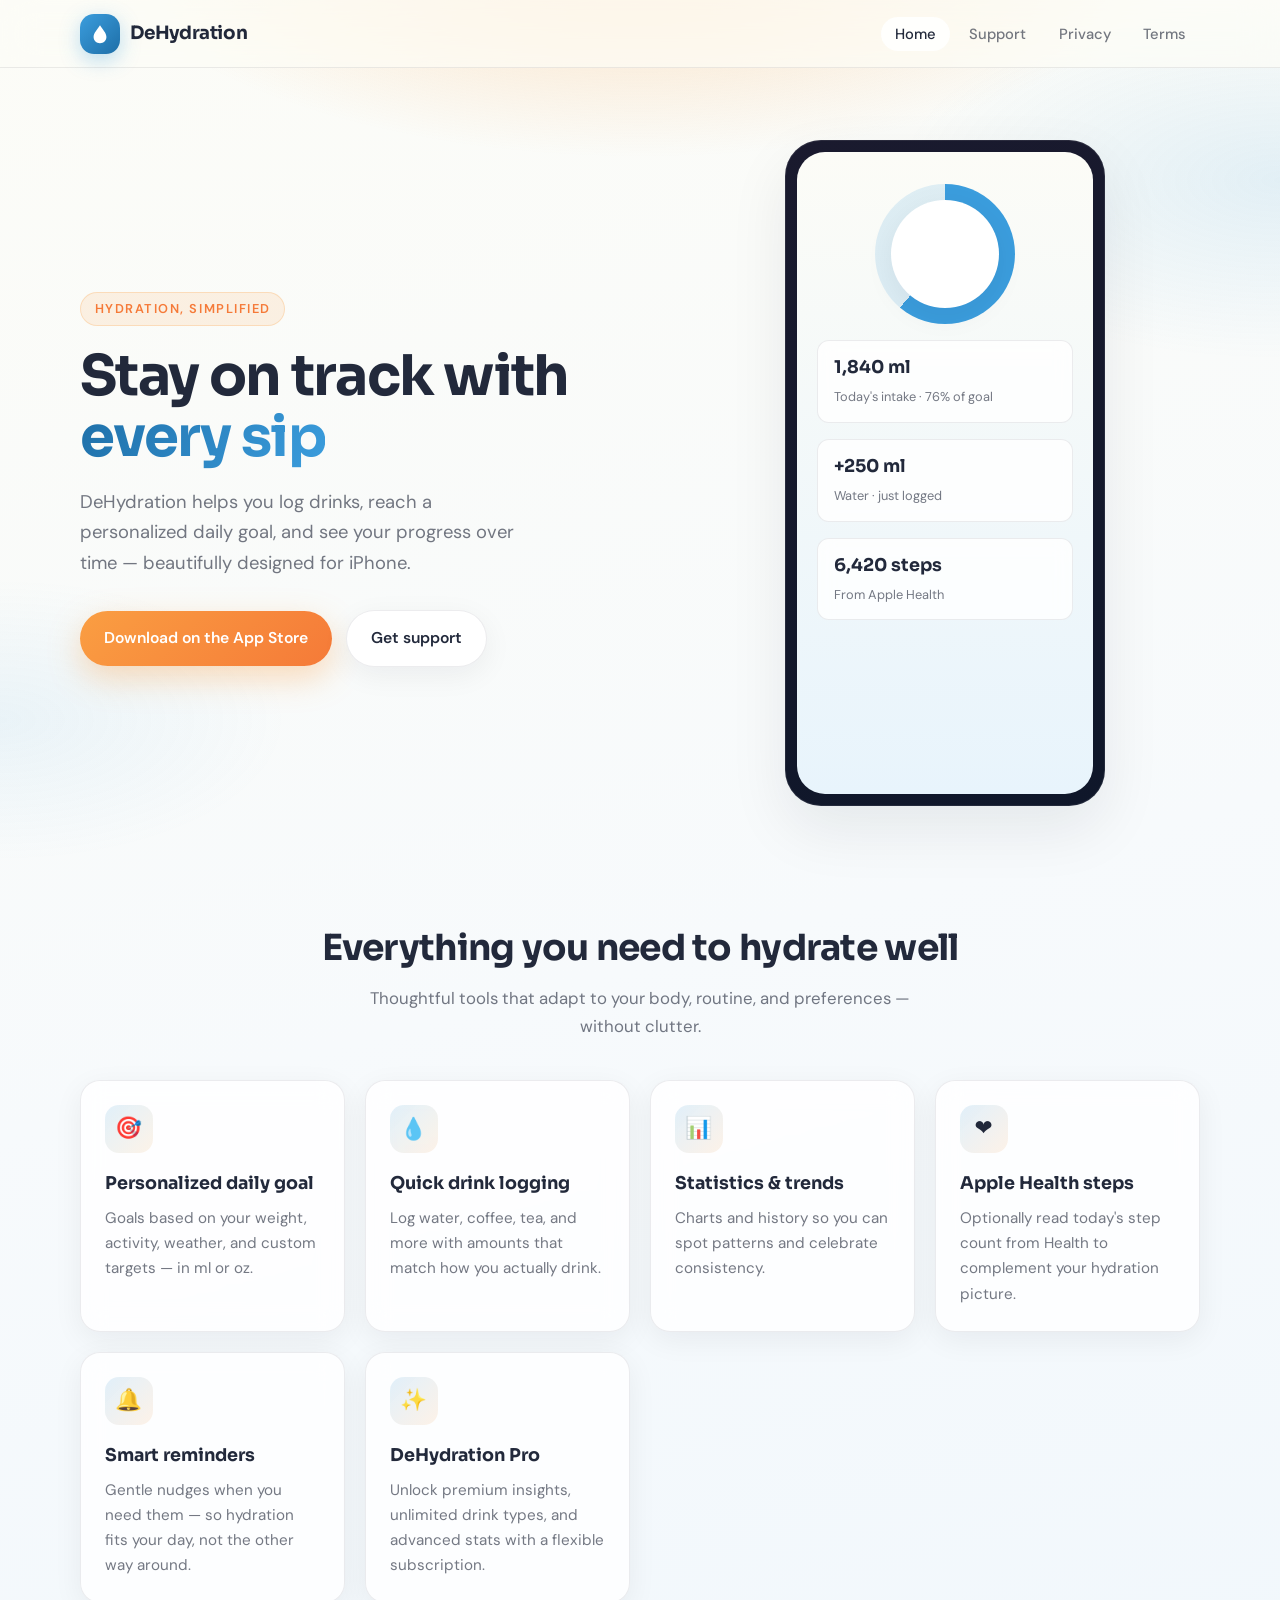
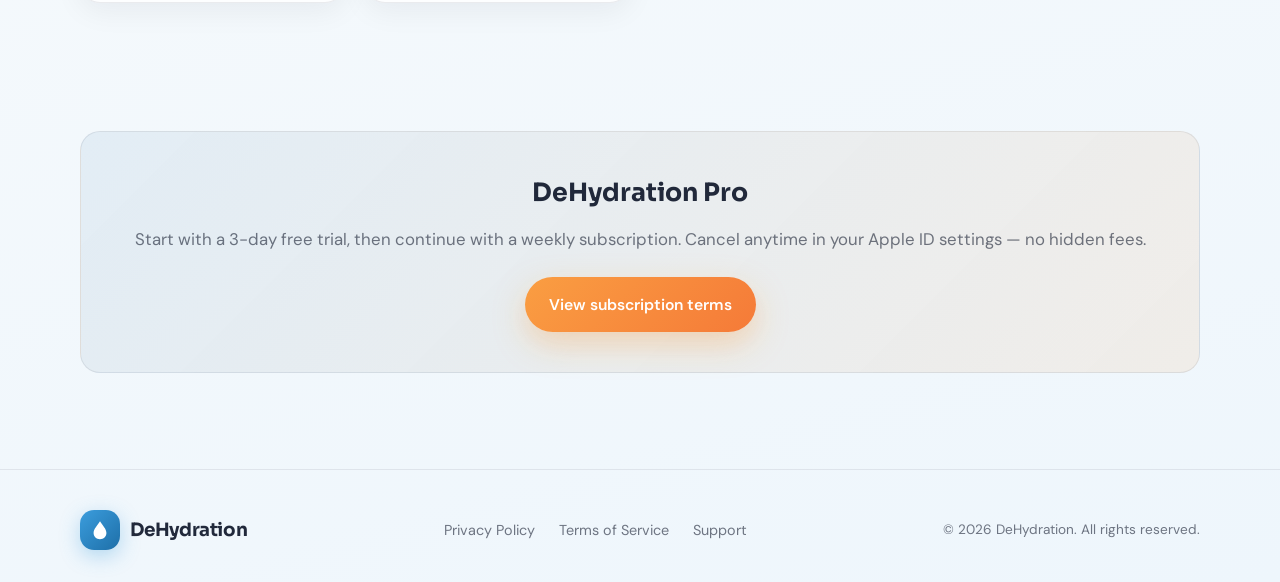
<file: index.html>
<!DOCTYPE html>
<html lang="en">
<head>
  <meta charset="UTF-8">
  <meta name="viewport" content="width=device-width, initial-scale=1">
  <meta name="description" content="DeHydration — Track daily water intake, hit personalized hydration goals, and build healthier habits on iPhone.">
  <meta name="theme-color" content="#1e6fa8">
  <title>DeHydration — Smart Hydration Tracker for iPhone</title>
  <link rel="preconnect" href="https://fonts.googleapis.com">
  <link rel="preconnect" href="https://fonts.gstatic.com" crossorigin>
  <link href="https://fonts.googleapis.com/css2?family=DM+Sans:ital,opsz,wght@0,9..40,400;0,9..40,500;0,9..40,600;0,9..40,700;1,9..40,400&family=Sora:wght@600;700&display=swap" rel="stylesheet">
  <link rel="stylesheet" href="css/site.css">
  <link rel="icon" href="data:image/svg+xml,%3Csvg xmlns='http://www.w3.org/2000/svg' viewBox='0 0 32 32'%3E%3Cdefs%3E%3ClinearGradient id='g' x1='0%25' y1='0%25' x2='100%25' y2='100%25'%3E%3Cstop offset='0%25' stop-color='%233b9ddd'/%3E%3Cstop offset='100%25' stop-color='%231e6fa8'/%3E%3C/linearGradient%3E%3C/defs%3E%3Crect width='32' height='32' rx='8' fill='url(%23g)'/%3E%3Cpath fill='white' d='M16 6c-2 4-6 8-6 13a6 6 0 0 0 12 0c0-5-4-9-6-13z'/%3E%3C/svg%3E">
</head>
<body>
  <header class="site-nav">
    <div class="wrap site-nav__inner">
      <a class="brand" href="index.html">
        <span class="brand__mark" aria-hidden="true">
          <svg viewBox="0 0 24 24" xmlns="http://www.w3.org/2000/svg"><path d="M12 2.5C9.2 7.2 5 10.8 5 15.2 5 19 8.1 22 12 22s7-3 7-6.8C19 10.8 14.8 7.2 12 2.5z"/></svg>
        </span>
        DeHydration
      </a>
      <button class="nav-toggle" type="button" aria-label="Open menu" aria-expanded="false" data-nav-toggle>☰</button>
      <ul class="nav-links" data-nav-menu>
        <li><a href="index.html" aria-current="page">Home</a></li>
        <li><a href="support.html">Support</a></li>
        <li><a href="privacy.html">Privacy</a></li>
        <li><a href="terms.html">Terms</a></li>
      </ul>
    </div>
  </header>

  <main>
    <section class="hero">
      <div class="wrap hero__grid">
        <div>
          <p class="hero__eyebrow">Hydration, simplified</p>
          <h1>Stay on track with <span>every sip</span></h1>
          <p class="hero__lead">
            DeHydration helps you log drinks, reach a personalized daily goal, and see your progress over time — beautifully designed for iPhone.
          </p>
          <div class="hero__cta">
            <a class="btn btn--primary" href="https://apps.apple.com/app/id0000000000" rel="noopener">Download on the App Store</a>
            <a class="btn btn--ghost" href="support.html">Get support</a>
          </div>
        </div>
        <div class="phone-mock" aria-hidden="true">
          <div class="phone-mock__frame">
            <div class="phone-mock__screen">
              <div class="mock-ring"></div>
              <div class="mock-stat"><strong>1,840 ml</strong><span>Today's intake · 76% of goal</span></div>
              <div class="mock-stat"><strong>+250 ml</strong><span>Water · just logged</span></div>
              <div class="mock-stat"><strong>6,420 steps</strong><span>From Apple Health</span></div>
            </div>
          </div>
        </div>
      </div>
    </section>

    <section class="section" id="features">
      <div class="wrap">
        <h2 class="section__title">Everything you need to hydrate well</h2>
        <p class="section__subtitle">Thoughtful tools that adapt to your body, routine, and preferences — without clutter.</p>
        <div class="features">
          <article class="card">
            <div class="card__icon" aria-hidden="true">🎯</div>
            <h3>Personalized daily goal</h3>
            <p>Goals based on your weight, activity, weather, and custom targets — in ml or oz.</p>
          </article>
          <article class="card">
            <div class="card__icon" aria-hidden="true">💧</div>
            <h3>Quick drink logging</h3>
            <p>Log water, coffee, tea, and more with amounts that match how you actually drink.</p>
          </article>
          <article class="card">
            <div class="card__icon" aria-hidden="true">📊</div>
            <h3>Statistics & trends</h3>
            <p>Charts and history so you can spot patterns and celebrate consistency.</p>
          </article>
          <article class="card">
            <div class="card__icon" aria-hidden="true">❤️</div>
            <h3>Apple Health steps</h3>
            <p>Optionally read today's step count from Health to complement your hydration picture.</p>
          </article>
          <article class="card">
            <div class="card__icon" aria-hidden="true">🔔</div>
            <h3>Smart reminders</h3>
            <p>Gentle nudges when you need them — so hydration fits your day, not the other way around.</p>
          </article>
          <article class="card">
            <div class="card__icon" aria-hidden="true">✨</div>
            <h3>DeHydration Pro</h3>
            <p>Unlock premium insights, unlimited drink types, and advanced stats with a flexible subscription.</p>
          </article>
        </div>
      </div>
    </section>

    <section class="section">
      <div class="wrap">
        <div class="pricing-banner">
          <h2>DeHydration Pro</h2>
          <p>Start with a 3-day free trial, then continue with a weekly subscription. Cancel anytime in your Apple ID settings — no hidden fees.</p>
          <a class="btn btn--primary" href="terms.html#subscriptions">View subscription terms</a>
        </div>
      </div>
    </section>
  </main>

  <footer class="site-footer">
    <div class="wrap site-footer__inner">
      <a class="brand" href="index.html">
        <span class="brand__mark" aria-hidden="true">
          <svg viewBox="0 0 24 24" xmlns="http://www.w3.org/2000/svg"><path d="M12 2.5C9.2 7.2 5 10.8 5 15.2 5 19 8.1 22 12 22s7-3 7-6.8C19 10.8 14.8 7.2 12 2.5z"/></svg>
        </span>
        DeHydration
      </a>
      <ul class="footer-links">
        <li><a href="privacy.html">Privacy Policy</a></li>
        <li><a href="terms.html">Terms of Service</a></li>
        <li><a href="support.html">Support</a></li>
      </ul>
      <small>© <span id="year"></span> DeHydration. All rights reserved.</small>
    </div>
  </footer>

  <script>
    document.getElementById('year').textContent = new Date().getFullYear();
    const toggle = document.querySelector('[data-nav-toggle]');
    const menu = document.querySelector('[data-nav-menu]');
    toggle?.addEventListener('click', () => {
      const open = menu.classList.toggle('is-open');
      toggle.setAttribute('aria-expanded', open);
    });
  </script>
</body>
</html>
</file>
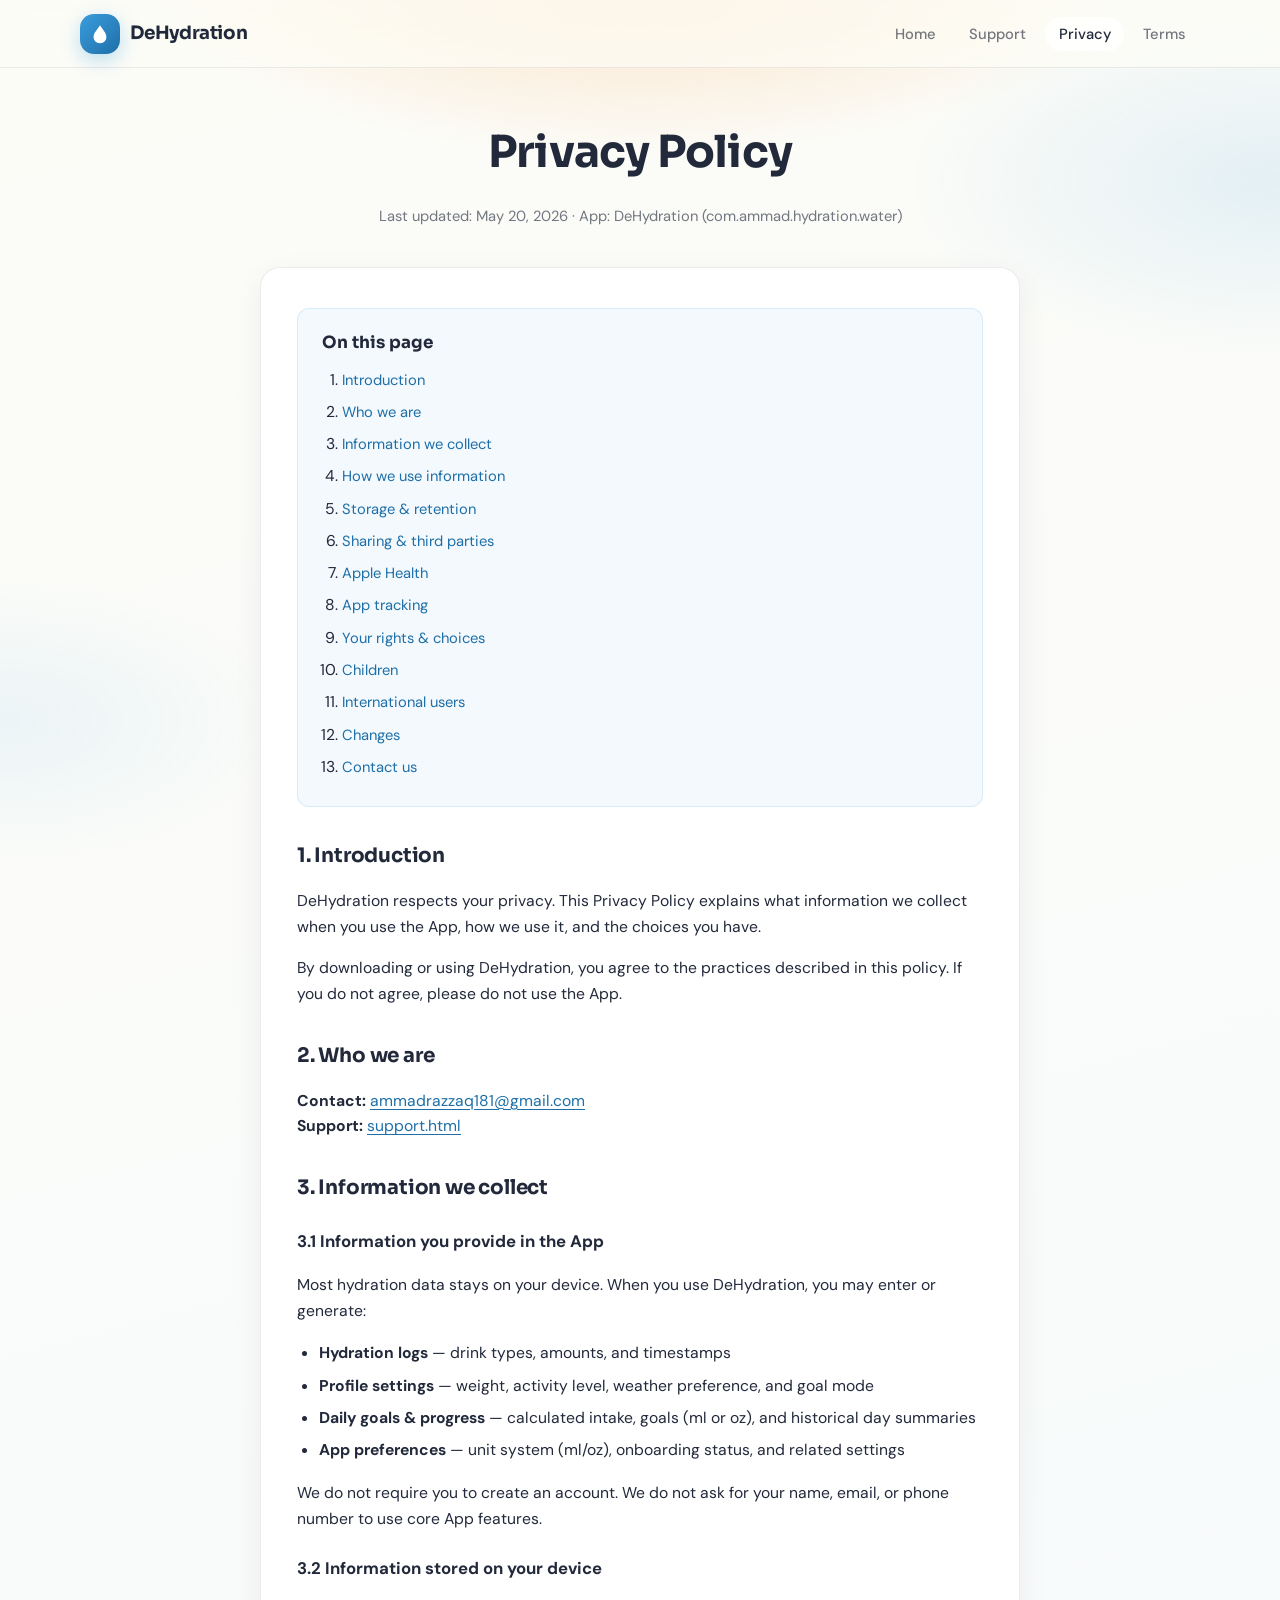
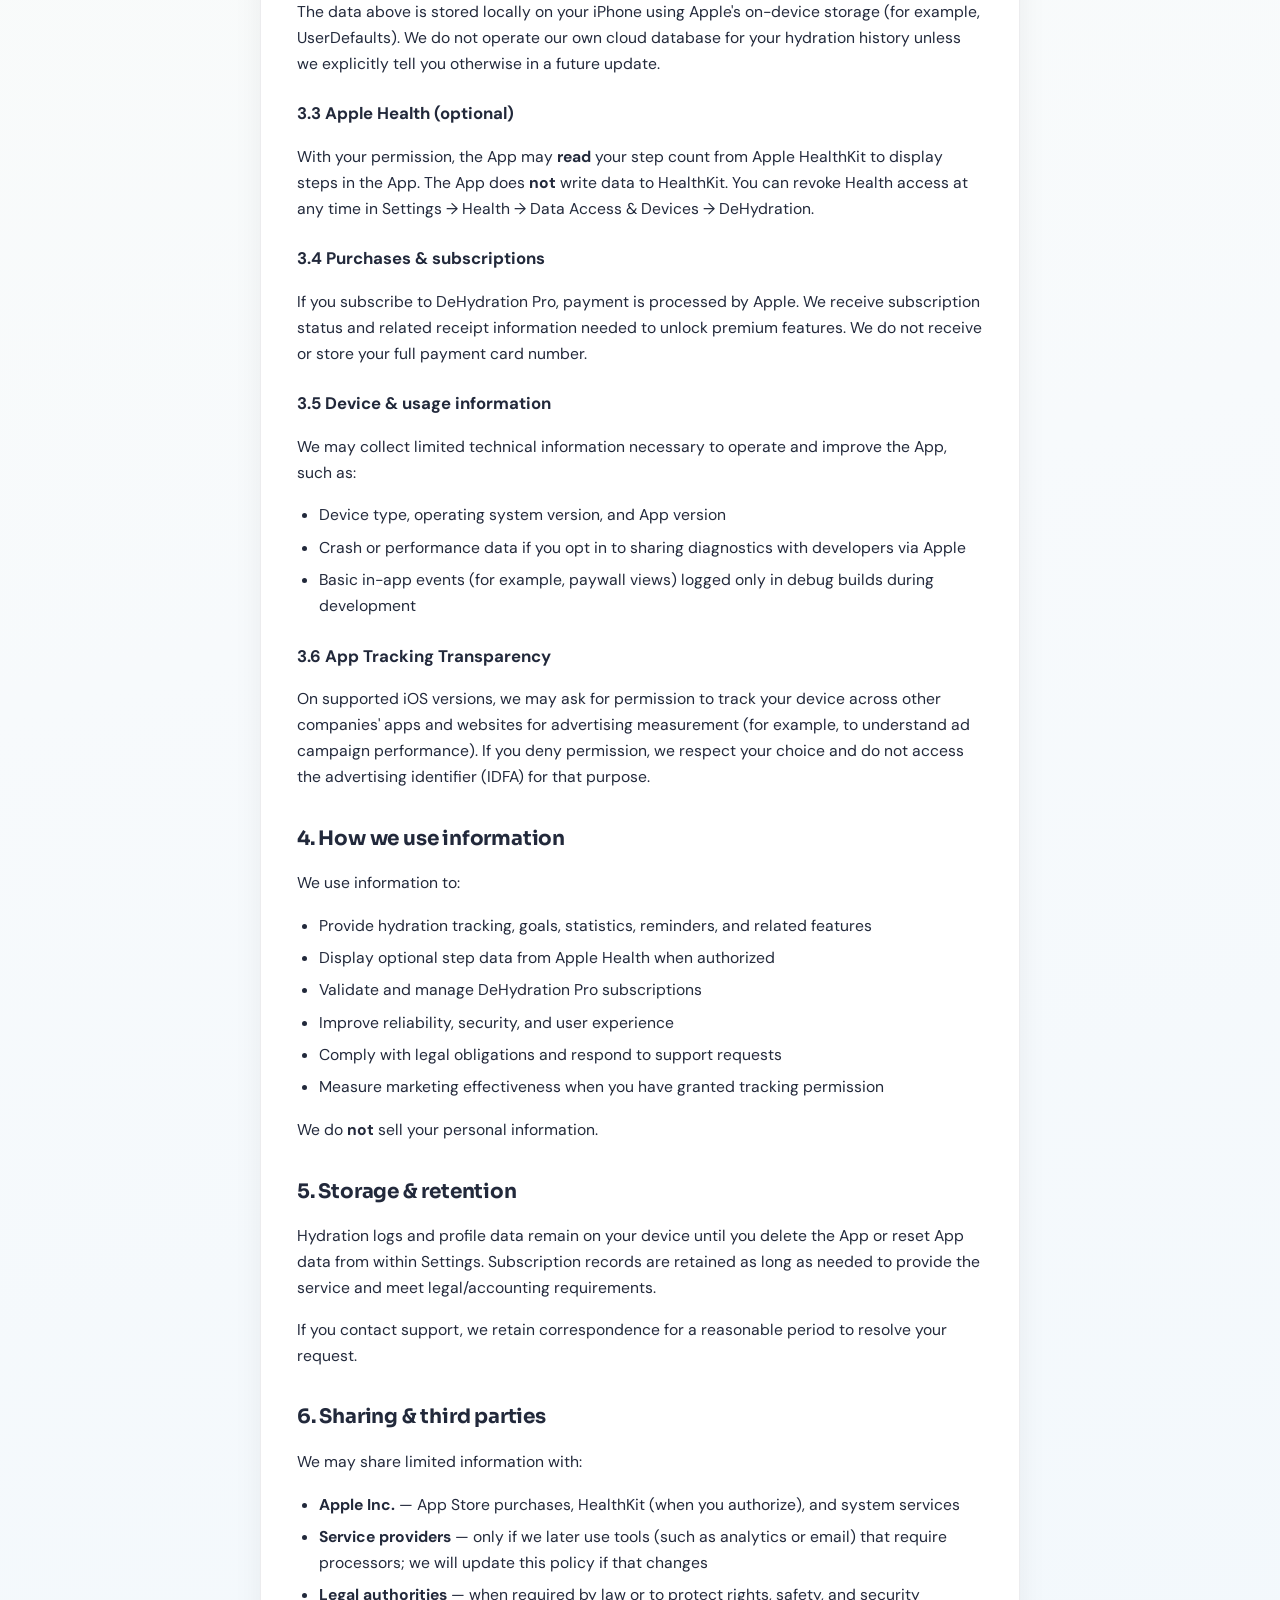
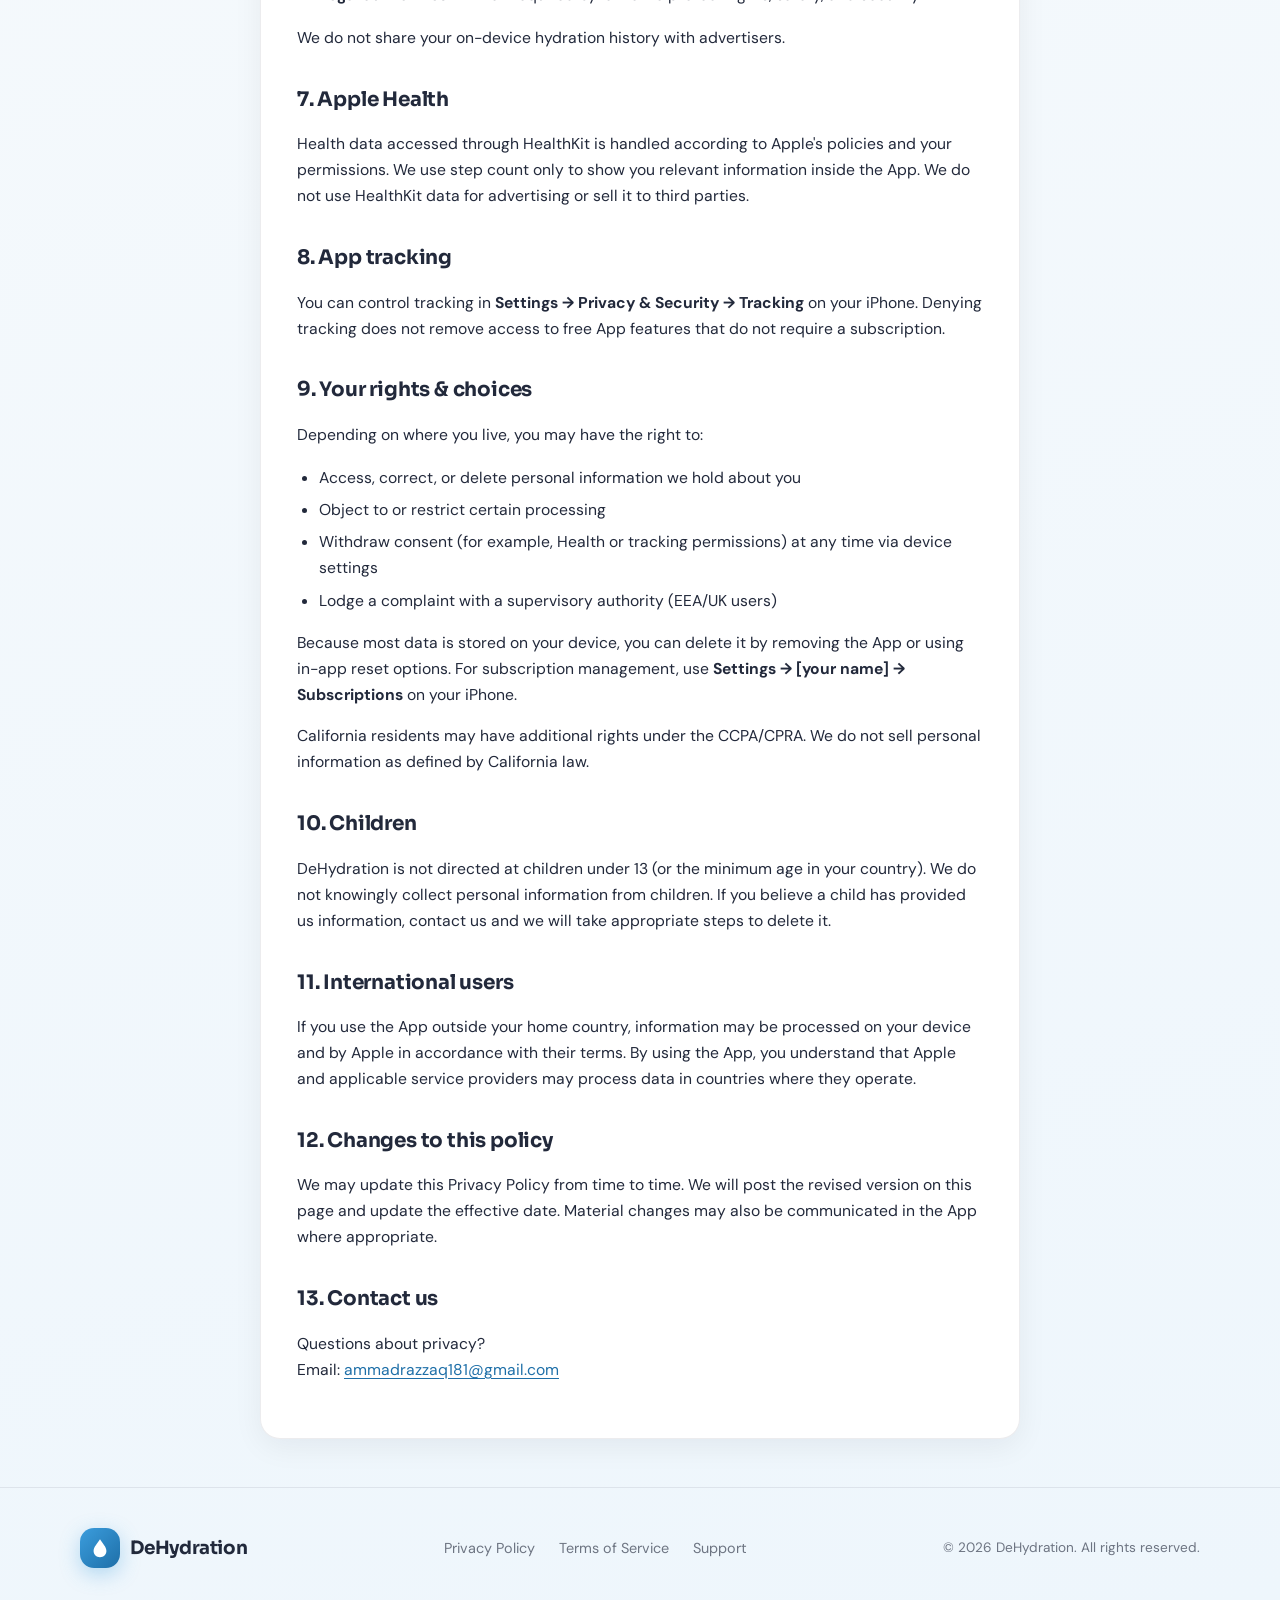
<file: privacy.html>
<!DOCTYPE html>
<html lang="en">
<head>
  <meta charset="UTF-8">
  <meta name="viewport" content="width=device-width, initial-scale=1">
  <meta name="description" content="Privacy Policy for DeHydration — how we collect, use, and protect your information.">
  <title>Privacy Policy — DeHydration</title>
  <link rel="preconnect" href="https://fonts.googleapis.com">
  <link rel="preconnect" href="https://fonts.gstatic.com" crossorigin>
  <link href="https://fonts.googleapis.com/css2?family=DM+Sans:ital,opsz,wght@0,9..40,400;0,9..40,500;0,9..40,600;0,9..40,700&family=Sora:wght@600;700&display=swap" rel="stylesheet">
  <link rel="stylesheet" href="css/site.css">
  <link rel="icon" href="data:image/svg+xml,%3Csvg xmlns='http://www.w3.org/2000/svg' viewBox='0 0 32 32'%3E%3Crect width='32' height='32' rx='8' fill='%231e6fa8'/%3E%3Cpath fill='white' d='M16 6c-2 4-6 8-6 13a6 6 0 0 0 12 0c0-5-4-9-6-13z'/%3E%3C/svg%3E">
</head>
<body>
  <header class="site-nav">
    <div class="wrap site-nav__inner">
      <a class="brand" href="index.html">
        <span class="brand__mark" aria-hidden="true">
          <svg viewBox="0 0 24 24" xmlns="http://www.w3.org/2000/svg"><path d="M12 2.5C9.2 7.2 5 10.8 5 15.2 5 19 8.1 22 12 22s7-3 7-6.8C19 10.8 14.8 7.2 12 2.5z"/></svg>
        </span>
        DeHydration
      </a>
      <button class="nav-toggle" type="button" aria-label="Open menu" aria-expanded="false" data-nav-toggle>☰</button>
      <ul class="nav-links" data-nav-menu>
        <li><a href="index.html">Home</a></li>
        <li><a href="support.html">Support</a></li>
        <li><a href="privacy.html" aria-current="page">Privacy</a></li>
        <li><a href="terms.html">Terms</a></li>
      </ul>
    </div>
  </header>

  <main>
    <header class="page-header wrap--legal">
      <h1>Privacy Policy</h1>
      <p class="meta">Last updated: May 20, 2026 · App: DeHydration (com.ammad.hydration.water)</p>
    </header>

    <article class="legal-card wrap--legal">
      <nav class="toc" aria-label="Table of contents">
        <strong>On this page</strong>
        <ol>
          <li><a href="#introduction">Introduction</a></li>
          <li><a href="#controller">Who we are</a></li>
          <li><a href="#collect">Information we collect</a></li>
          <li><a href="#use">How we use information</a></li>
          <li><a href="#storage">Storage & retention</a></li>
          <li><a href="#sharing">Sharing & third parties</a></li>
          <li><a href="#health">Apple Health</a></li>
          <li><a href="#tracking">App tracking</a></li>
          <li><a href="#rights">Your rights & choices</a></li>
          <li><a href="#children">Children</a></li>
          <li><a href="#international">International users</a></li>
          <li><a href="#changes">Changes</a></li>
          <li><a href="#contact">Contact us</a></li>
        </ol>
      </nav>

      <h2 id="introduction">1. Introduction</h2>
      <p>
        DeHydration respects your privacy. This Privacy Policy explains what information we collect when you use the App, how we use it, and the choices you have.
      </p>
      <p>
        By downloading or using DeHydration, you agree to the practices described in this policy. If you do not agree, please do not use the App.
      </p>

      <h2 id="controller">2. Who we are</h2>
      <p>
        <strong>Contact:</strong> <a href="mailto:ammadrazzaq181@gmail.com">ammadrazzaq181@gmail.com</a><br>
        <strong>Support:</strong> <a href="support.html">support.html</a>
      </p>

      <h2 id="collect">3. Information we collect</h2>

      <h3>3.1 Information you provide in the App</h3>
      <p>Most hydration data stays on your device. When you use DeHydration, you may enter or generate:</p>
      <ul>
        <li><strong>Hydration logs</strong> — drink types, amounts, and timestamps</li>
        <li><strong>Profile settings</strong> — weight, activity level, weather preference, and goal mode</li>
        <li><strong>Daily goals & progress</strong> — calculated intake, goals (ml or oz), and historical day summaries</li>
        <li><strong>App preferences</strong> — unit system (ml/oz), onboarding status, and related settings</li>
      </ul>
      <p>We do not require you to create an account. We do not ask for your name, email, or phone number to use core App features.</p>

      <h3>3.2 Information stored on your device</h3>
      <p>
        The data above is stored locally on your iPhone using Apple's on-device storage (for example, UserDefaults). We do not operate our own cloud database for your hydration history unless we explicitly tell you otherwise in a future update.
      </p>

      <h3>3.3 Apple Health (optional)</h3>
      <p>
        With your permission, the App may <strong>read</strong> your step count from Apple HealthKit to display steps in the App. The App does <strong>not</strong> write data to HealthKit. You can revoke Health access at any time in Settings → Health → Data Access & Devices → DeHydration.
      </p>

      <h3>3.4 Purchases & subscriptions</h3>
      <p>
        If you subscribe to DeHydration Pro, payment is processed by Apple. We receive subscription status and related receipt information needed to unlock premium features. We do not receive or store your full payment card number.
      </p>

      <h3>3.5 Device & usage information</h3>
      <p>We may collect limited technical information necessary to operate and improve the App, such as:</p>
      <ul>
        <li>Device type, operating system version, and App version</li>
        <li>Crash or performance data if you opt in to sharing diagnostics with developers via Apple</li>
        <li>Basic in-app events (for example, paywall views) logged only in debug builds during development</li>
      </ul>

      <h3>3.6 App Tracking Transparency</h3>
      <p>
        On supported iOS versions, we may ask for permission to track your device across other companies' apps and websites for advertising measurement (for example, to understand ad campaign performance). If you deny permission, we respect your choice and do not access the advertising identifier (IDFA) for that purpose.
      </p>

      <h2 id="use">4. How we use information</h2>
      <p>We use information to:</p>
      <ul>
        <li>Provide hydration tracking, goals, statistics, reminders, and related features</li>
        <li>Display optional step data from Apple Health when authorized</li>
        <li>Validate and manage DeHydration Pro subscriptions</li>
        <li>Improve reliability, security, and user experience</li>
        <li>Comply with legal obligations and respond to support requests</li>
        <li>Measure marketing effectiveness when you have granted tracking permission</li>
      </ul>
      <p>We do <strong>not</strong> sell your personal information.</p>

      <h2 id="storage">5. Storage & retention</h2>
      <p>
        Hydration logs and profile data remain on your device until you delete the App or reset App data from within Settings. Subscription records are retained as long as needed to provide the service and meet legal/accounting requirements.
      </p>
      <p>
        If you contact support, we retain correspondence for a reasonable period to resolve your request.
      </p>

      <h2 id="sharing">6. Sharing & third parties</h2>
      <p>We may share limited information with:</p>
      <ul>
        <li><strong>Apple Inc.</strong> — App Store purchases, HealthKit (when you authorize), and system services</li>
        <li><strong>Service providers</strong> — only if we later use tools (such as analytics or email) that require processors; we will update this policy if that changes</li>
        <li><strong>Legal authorities</strong> — when required by law or to protect rights, safety, and security</li>
      </ul>
      <p>We do not share your on-device hydration history with advertisers.</p>

      <h2 id="health">7. Apple Health</h2>
      <p>
        Health data accessed through HealthKit is handled according to Apple's policies and your permissions. We use step count only to show you relevant information inside the App. We do not use HealthKit data for advertising or sell it to third parties.
      </p>

      <h2 id="tracking">8. App tracking</h2>
      <p>
        You can control tracking in <strong>Settings → Privacy & Security → Tracking</strong> on your iPhone. Denying tracking does not remove access to free App features that do not require a subscription.
      </p>

      <h2 id="rights">9. Your rights & choices</h2>
      <p>Depending on where you live, you may have the right to:</p>
      <ul>
        <li>Access, correct, or delete personal information we hold about you</li>
        <li>Object to or restrict certain processing</li>
        <li>Withdraw consent (for example, Health or tracking permissions) at any time via device settings</li>
        <li>Lodge a complaint with a supervisory authority (EEA/UK users)</li>
      </ul>
      <p>
        Because most data is stored on your device, you can delete it by removing the App or using in-app reset options. For subscription management, use <strong>Settings → [your name] → Subscriptions</strong> on your iPhone.
      </p>
      <p>
        California residents may have additional rights under the CCPA/CPRA. We do not sell personal information as defined by California law.
      </p>

      <h2 id="children">10. Children</h2>
      <p>
        DeHydration is not directed at children under 13 (or the minimum age in your country). We do not knowingly collect personal information from children. If you believe a child has provided us information, contact us and we will take appropriate steps to delete it.
      </p>

      <h2 id="international">11. International users</h2>
      <p>
        If you use the App outside your home country, information may be processed on your device and by Apple in accordance with their terms. By using the App, you understand that Apple and applicable service providers may process data in countries where they operate.
      </p>

      <h2 id="changes">12. Changes to this policy</h2>
      <p>
        We may update this Privacy Policy from time to time. We will post the revised version on this page and update the effective date. Material changes may also be communicated in the App where appropriate.
      </p>

      <h2 id="contact">13. Contact us</h2>
      <p>
        Questions about privacy?<br>
        Email: <a href="mailto:ammadrazzaq181@gmail.com">ammadrazzaq181@gmail.com</a>
      </p>
    </article>
  </main>

  <footer class="site-footer">
    <div class="wrap site-footer__inner">
      <a class="brand" href="index.html">
        <span class="brand__mark" aria-hidden="true">
          <svg viewBox="0 0 24 24" xmlns="http://www.w3.org/2000/svg"><path d="M12 2.5C9.2 7.2 5 10.8 5 15.2 5 19 8.1 22 12 22s7-3 7-6.8C19 10.8 14.8 7.2 12 2.5z"/></svg>
        </span>
        DeHydration
      </a>
      <ul class="footer-links">
        <li><a href="privacy.html">Privacy Policy</a></li>
        <li><a href="terms.html">Terms of Service</a></li>
        <li><a href="support.html">Support</a></li>
      </ul>
      <small>© <span id="year"></span> DeHydration. All rights reserved.</small>
    </div>
  </footer>
  <script>
    document.getElementById('year').textContent = new Date().getFullYear();
    const toggle = document.querySelector('[data-nav-toggle]');
    const menu = document.querySelector('[data-nav-menu]');
    toggle?.addEventListener('click', () => {
      const open = menu.classList.toggle('is-open');
      toggle.setAttribute('aria-expanded', open);
    });
  </script>
</body>
</html>
</file>
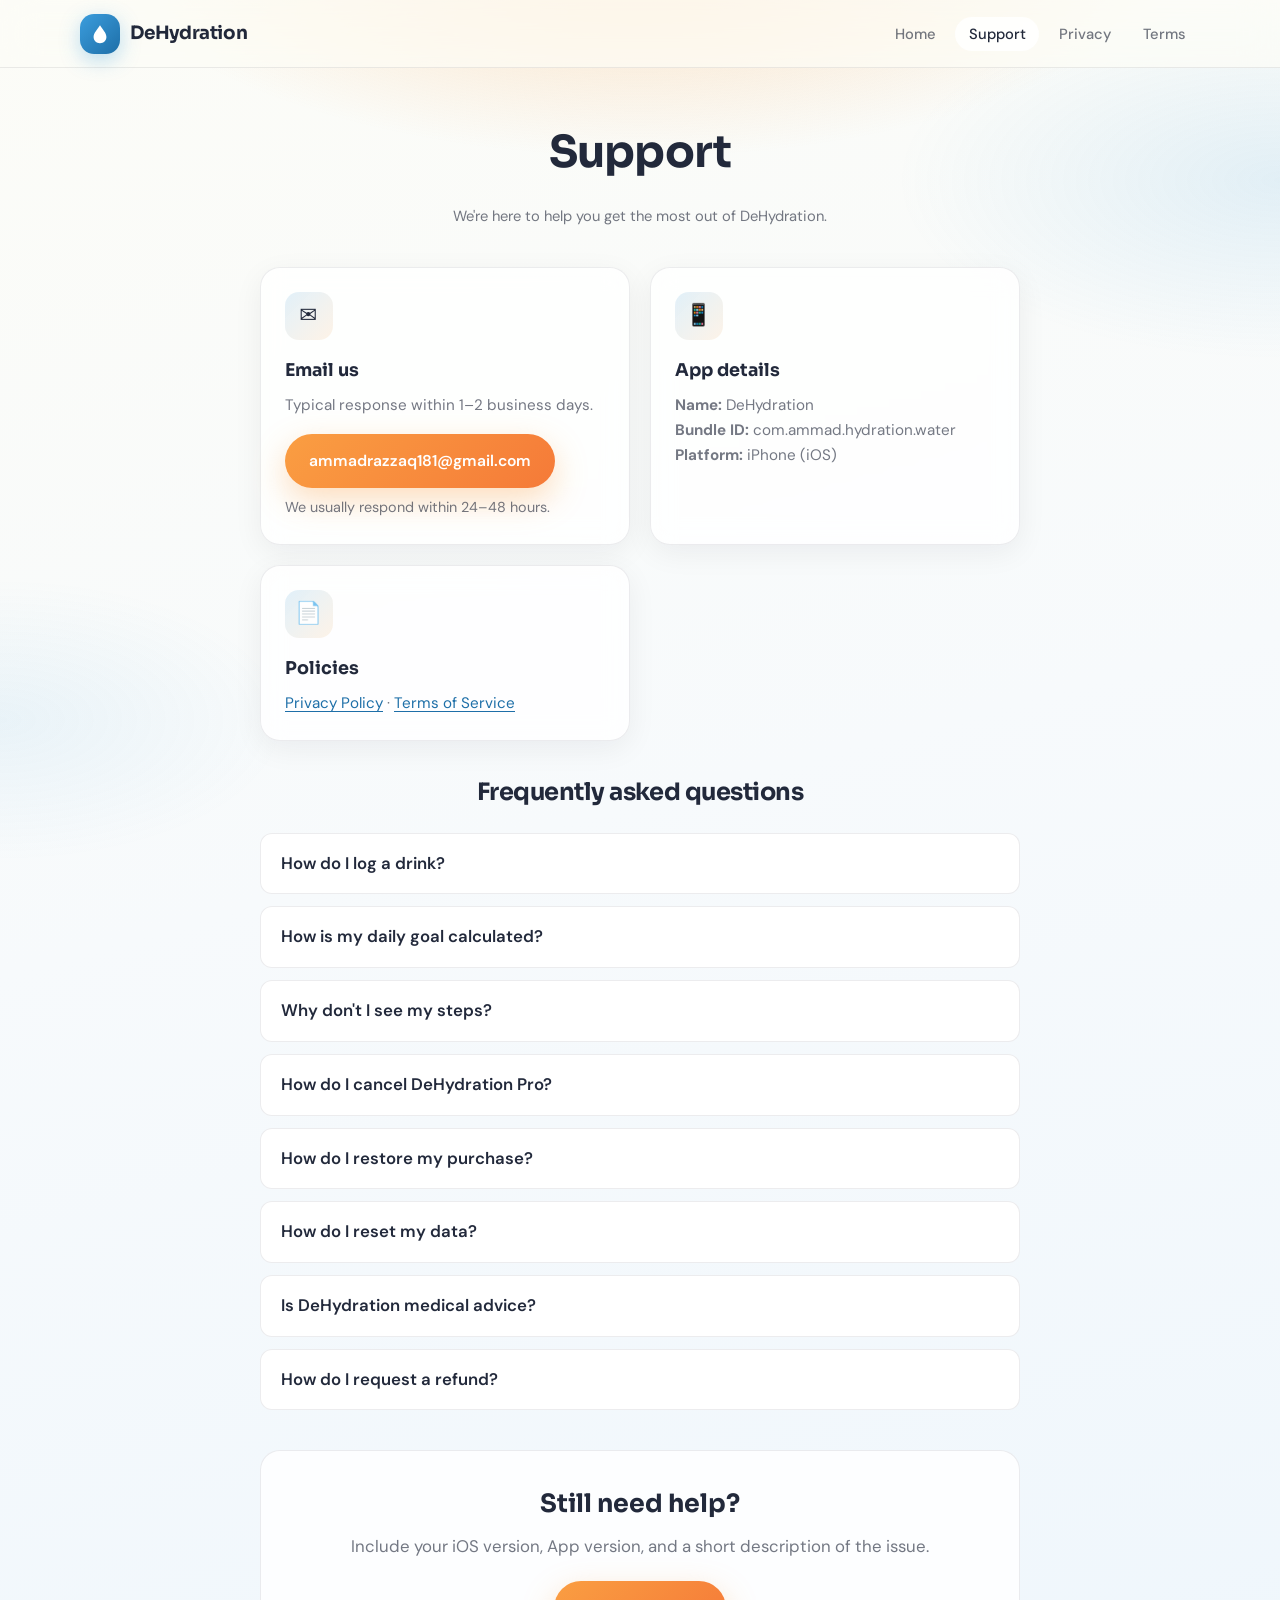
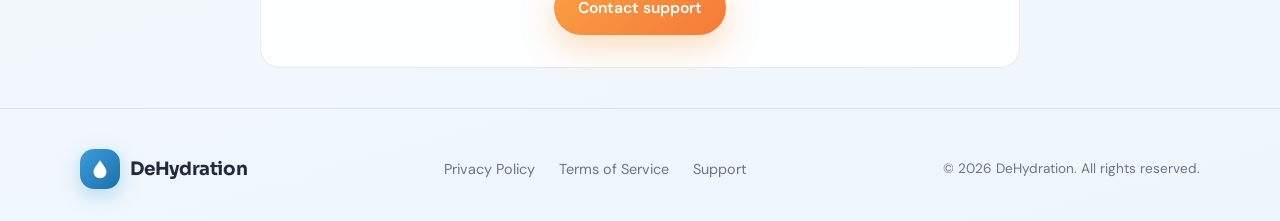
<file: support.html>
<!DOCTYPE html>
<html lang="en">
<head>
  <meta charset="UTF-8">
  <meta name="viewport" content="width=device-width, initial-scale=1">
  <meta name="description" content="DeHydration Support — help with hydration tracking, subscriptions, Apple Health, and more.">
  <title>Support — DeHydration</title>
  <link rel="preconnect" href="https://fonts.googleapis.com">
  <link rel="preconnect" href="https://fonts.gstatic.com" crossorigin>
  <link href="https://fonts.googleapis.com/css2?family=DM+Sans:ital,opsz,wght@0,9..40,400;0,9..40,500;0,9..40,600;0,9..40,700&family=Sora:wght@600;700&display=swap" rel="stylesheet">
  <link rel="stylesheet" href="css/site.css">
  <link rel="icon" href="data:image/svg+xml,%3Csvg xmlns='http://www.w3.org/2000/svg' viewBox='0 0 32 32'%3E%3Crect width='32' height='32' rx='8' fill='%231e6fa8'/%3E%3Cpath fill='white' d='M16 6c-2 4-6 8-6 13a6 6 0 0 0 12 0c0-5-4-9-6-13z'/%3E%3C/svg%3E">
</head>
<body>
  <header class="site-nav">
    <div class="wrap site-nav__inner">
      <a class="brand" href="index.html">
        <span class="brand__mark" aria-hidden="true">
          <svg viewBox="0 0 24 24" xmlns="http://www.w3.org/2000/svg"><path d="M12 2.5C9.2 7.2 5 10.8 5 15.2 5 19 8.1 22 12 22s7-3 7-6.8C19 10.8 14.8 7.2 12 2.5z"/></svg>
        </span>
        DeHydration
      </a>
      <button class="nav-toggle" type="button" aria-label="Open menu" aria-expanded="false" data-nav-toggle>☰</button>
      <ul class="nav-links" data-nav-menu>
        <li><a href="index.html">Home</a></li>
        <li><a href="support.html" aria-current="page">Support</a></li>
        <li><a href="privacy.html">Privacy</a></li>
        <li><a href="terms.html">Terms</a></li>
      </ul>
    </div>
  </header>

  <main>
    <header class="page-header wrap--legal">
      <h1>Support</h1>
      <p class="meta">We're here to help you get the most out of DeHydration.</p>
    </header>

    <div class="wrap--legal" style="margin-bottom: 2.5rem;">
      <div class="support-grid">
        <div class="card">
          <div class="card__icon" aria-hidden="true">✉️</div>
          <h3>Email us</h3>
          <p>Typical response within 1–2 business days.</p>
          <p style="margin-top: 1rem;"><a class="btn btn--primary" href="mailto:ammadrazzaq181@gmail.com?subject=DeHydration%20Support">ammadrazzaq181@gmail.com</a></p>
          <p style="margin-top: 0.5rem; font-size: 0.9rem; color: var(--text-muted);">We usually respond within 24–48 hours.</p>
        </div>
        <div class="card">
          <div class="card__icon" aria-hidden="true">📱</div>
          <h3>App details</h3>
          <p>
            <strong>Name:</strong> DeHydration<br>
            <strong>Bundle ID:</strong> com.ammad.hydration.water<br>
            <strong>Platform:</strong> iPhone (iOS)
          </p>
        </div>
        <div class="card">
          <div class="card__icon" aria-hidden="true">📄</div>
          <h3>Policies</h3>
          <p>
            <a href="privacy.html">Privacy Policy</a> ·
            <a href="terms.html">Terms of Service</a>
          </p>
        </div>
      </div>

      <h2 class="section__title" style="font-size: 1.5rem; margin-top: 2rem;">Frequently asked questions</h2>
      <div class="faq" style="margin-top: 1.25rem;">
        <details>
          <summary>How do I log a drink?</summary>
          <p>Open the Home tab, tap the add button, choose a drink type and amount, then confirm. Your daily progress updates immediately.</p>
        </details>
        <details>
          <summary>How is my daily goal calculated?</summary>
          <p>By default, DeHydration estimates a goal from your profile (weight, activity, weather). You can switch to a custom goal in Settings.</p>
        </details>
        <details>
          <summary>Why don't I see my steps?</summary>
          <p>Steps require Apple Health permission. Go to Settings → Health → Data Access & Devices → DeHydration and allow Step Count. If you previously denied access, enable it there.</p>
        </details>
        <details>
          <summary>How do I cancel DeHydration Pro?</summary>
          <p>Subscriptions are managed by Apple. On your iPhone: Settings → [your name] → Subscriptions → DeHydration → Cancel Subscription. Cancel at least 24 hours before renewal to avoid the next charge.</p>
        </details>
        <details>
          <summary>How do I restore my purchase?</summary>
          <p>On the subscription screen in the App, tap <strong>Restore</strong>. Make sure you are signed in with the same Apple ID used for the original purchase.</p>
        </details>
        <details>
          <summary>How do I reset my data?</summary>
          <p>Use the reset option in the App's Settings screen, or delete and reinstall the App. This removes locally stored hydration history on your device.</p>
        </details>
        <details>
          <summary>Is DeHydration medical advice?</summary>
          <p>No. The App is for general wellness tracking only. See our <a href="terms.html#health">health disclaimer</a> and consult a healthcare professional for medical guidance.</p>
        </details>
        <details>
          <summary>How do I request a refund?</summary>
          <p>Refunds are processed by Apple. Visit <a href="https://reportaproblem.apple.com" rel="noopener">reportaproblem.apple.com</a> and sign in with your Apple ID.</p>
        </details>
      </div>

      <div class="contact-box" style="margin-top: 2.5rem;">
        <h2 style="font-family: var(--font-display); margin: 0 0 0.5rem;">Still need help?</h2>
        <p style="color: var(--text-muted); margin: 0 0 1.25rem;">Include your iOS version, App version, and a short description of the issue.</p>
        <a class="btn btn--primary" href="mailto:ammadrazzaq181@gmail.com?subject=DeHydration%20Support%20Request">Contact support</a>
      </div>
    </div>
  </main>

  <footer class="site-footer">
    <div class="wrap site-footer__inner">
      <a class="brand" href="index.html">
        <span class="brand__mark" aria-hidden="true">
          <svg viewBox="0 0 24 24" xmlns="http://www.w3.org/2000/svg"><path d="M12 2.5C9.2 7.2 5 10.8 5 15.2 5 19 8.1 22 12 22s7-3 7-6.8C19 10.8 14.8 7.2 12 2.5z"/></svg>
        </span>
        DeHydration
      </a>
      <ul class="footer-links">
        <li><a href="privacy.html">Privacy Policy</a></li>
        <li><a href="terms.html">Terms of Service</a></li>
        <li><a href="support.html">Support</a></li>
      </ul>
      <small>© <span id="year"></span> DeHydration. All rights reserved.</small>
    </div>
  </footer>
  <script>
    document.getElementById('year').textContent = new Date().getFullYear();
    const toggle = document.querySelector('[data-nav-toggle]');
    const menu = document.querySelector('[data-nav-menu]');
    toggle?.addEventListener('click', () => {
      const open = menu.classList.toggle('is-open');
      toggle.setAttribute('aria-expanded', open);
    });
  </script>
</body>
</html>
</file>
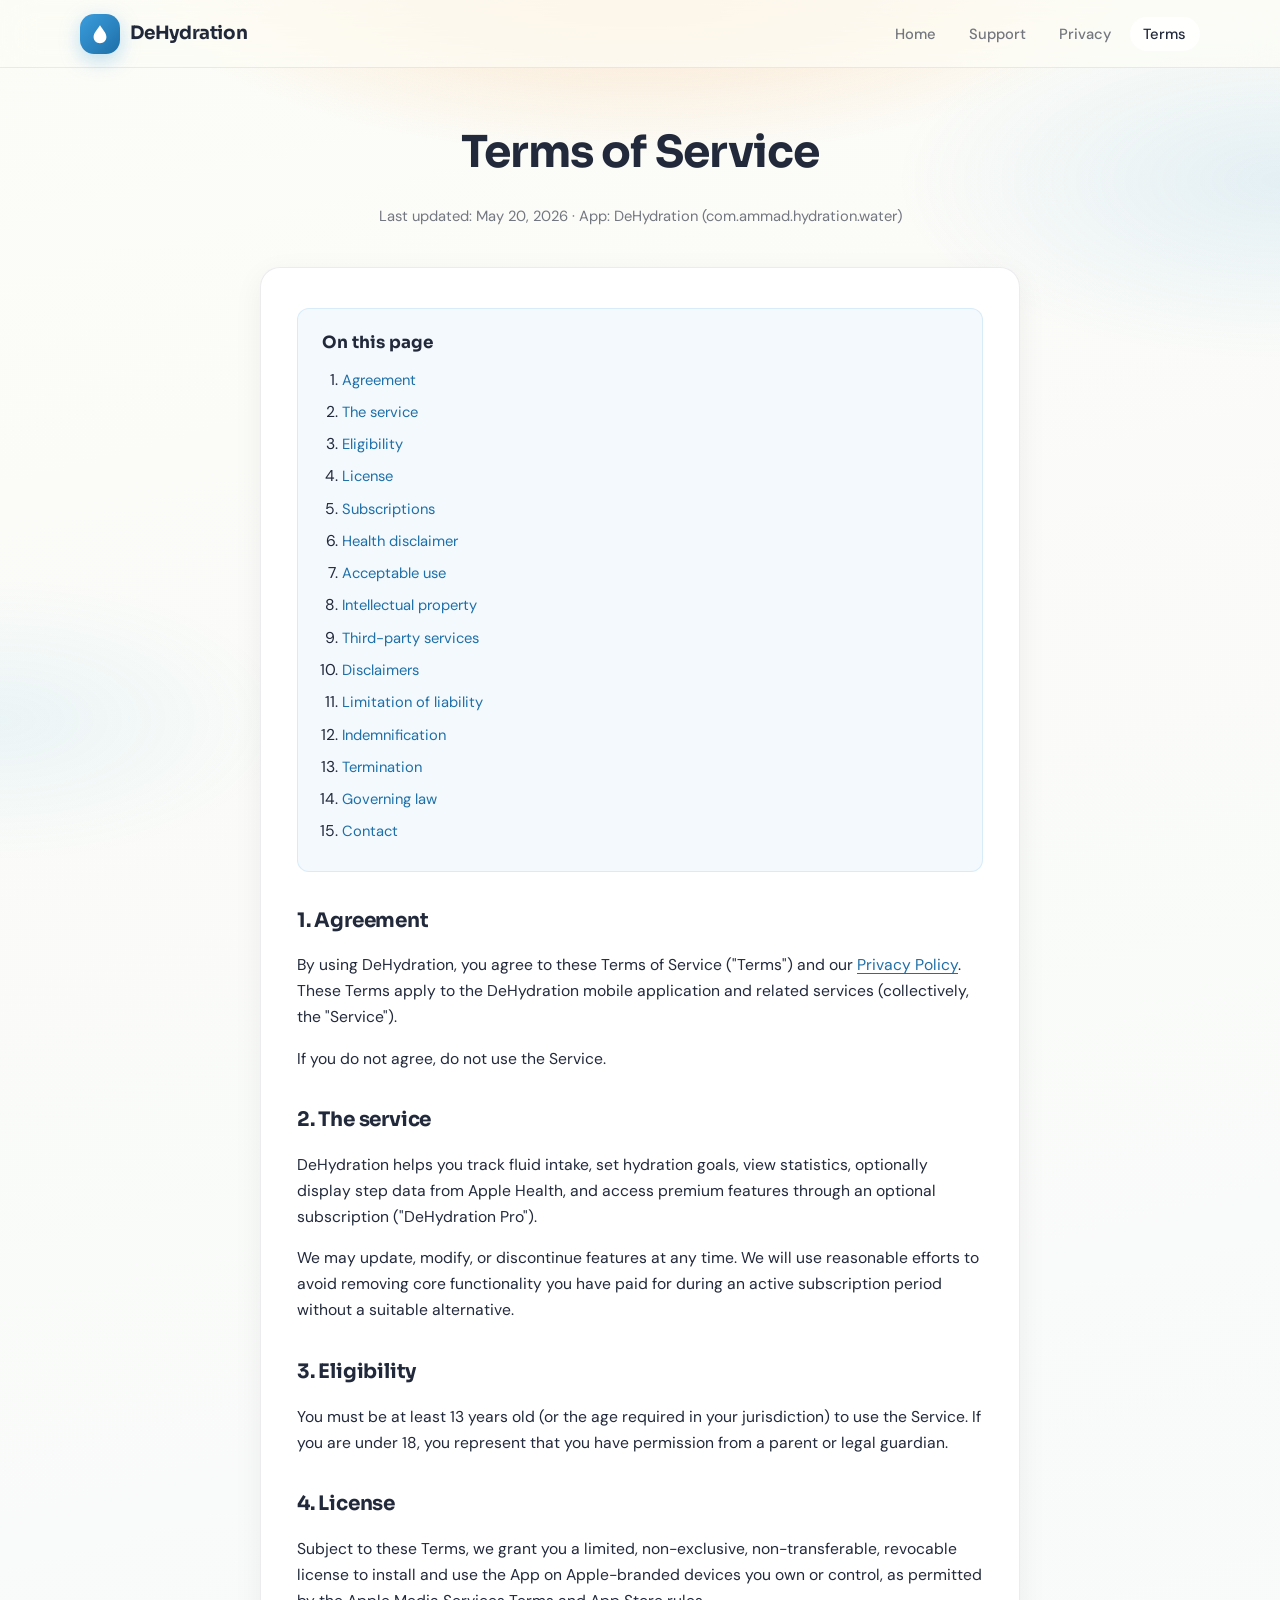
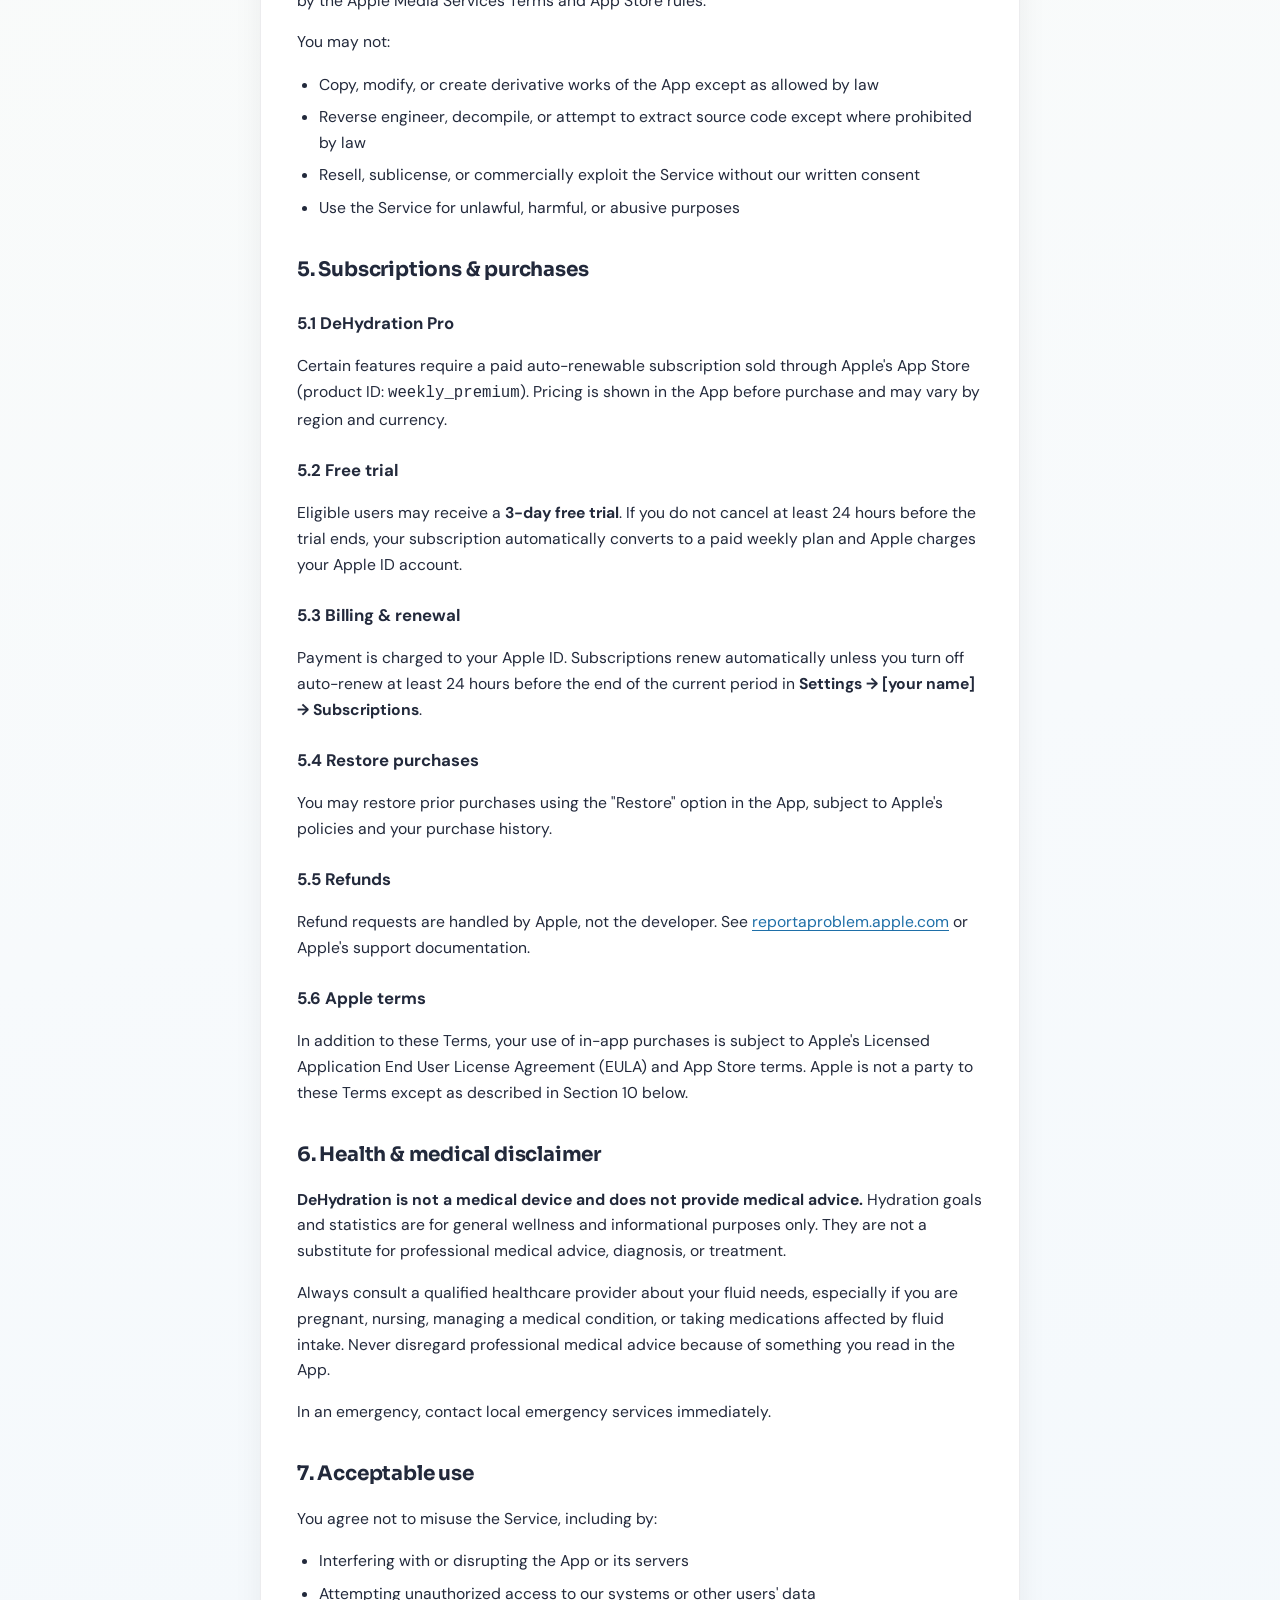
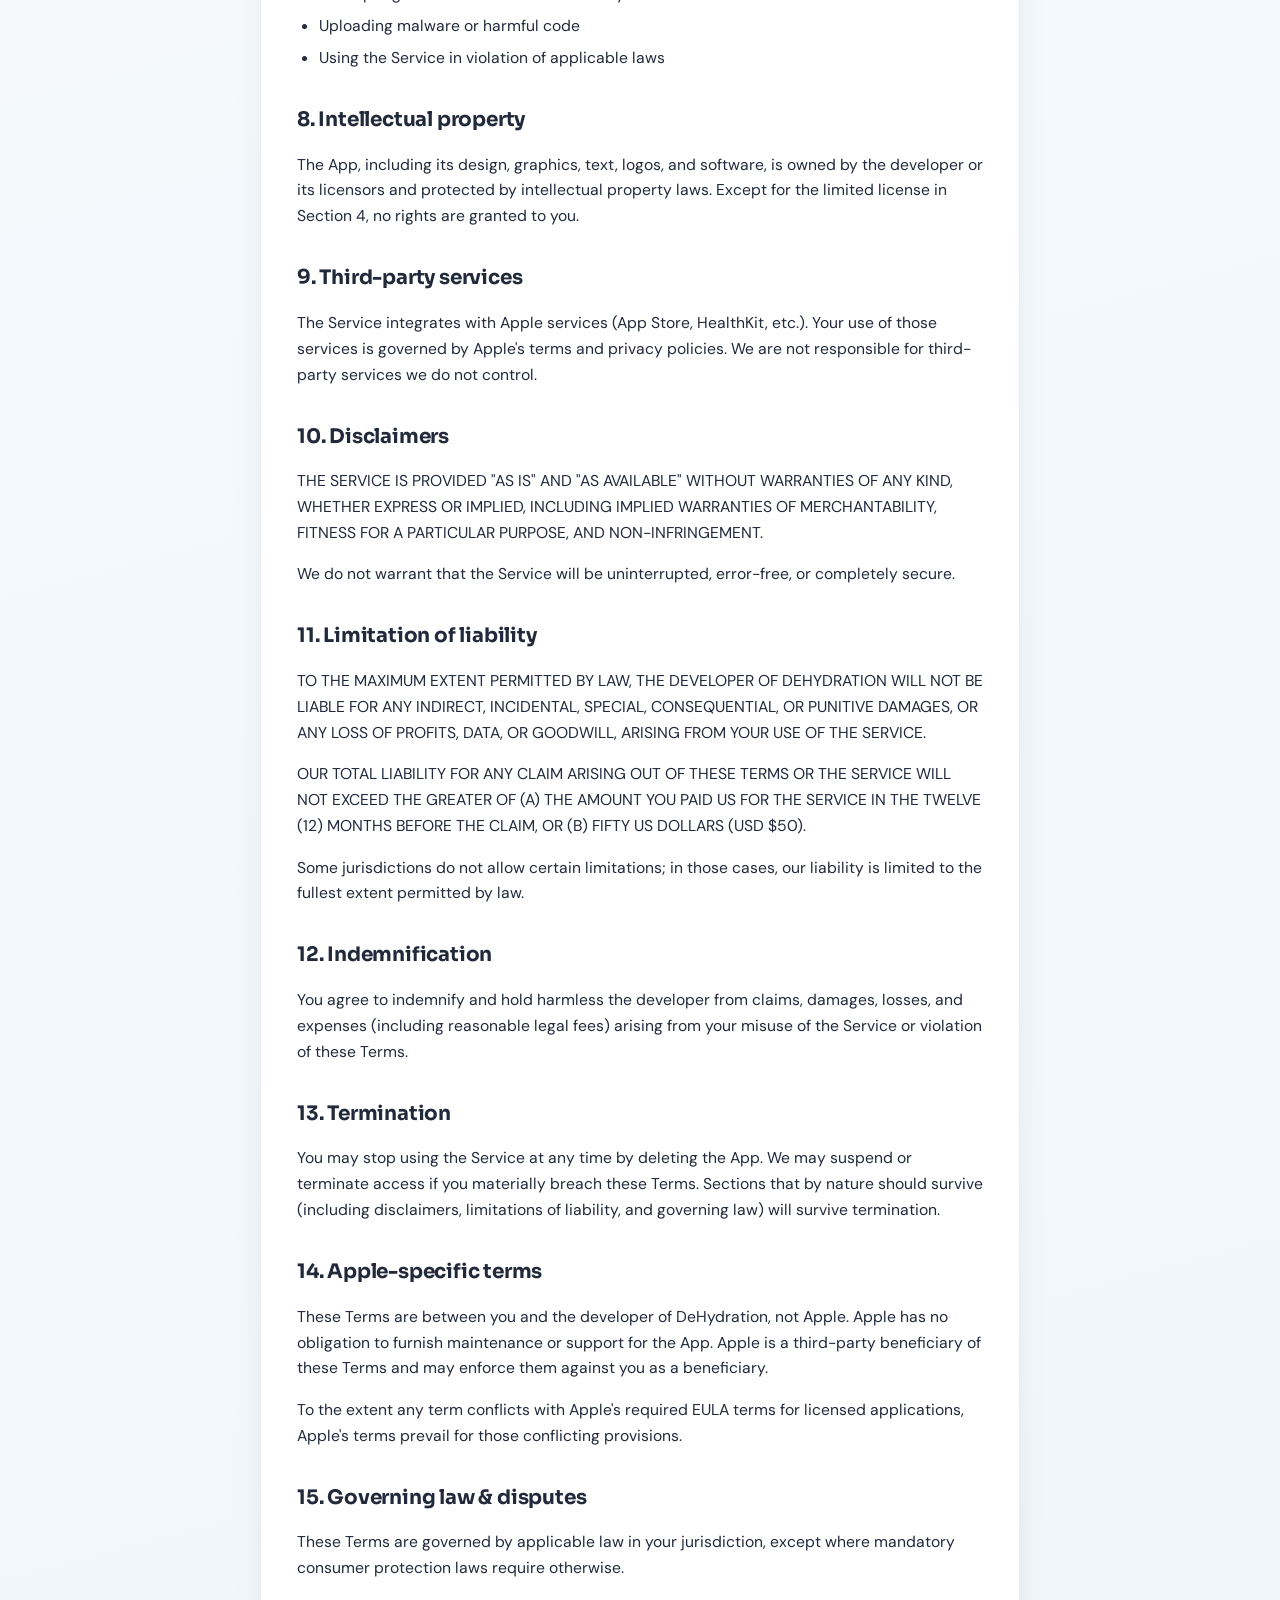
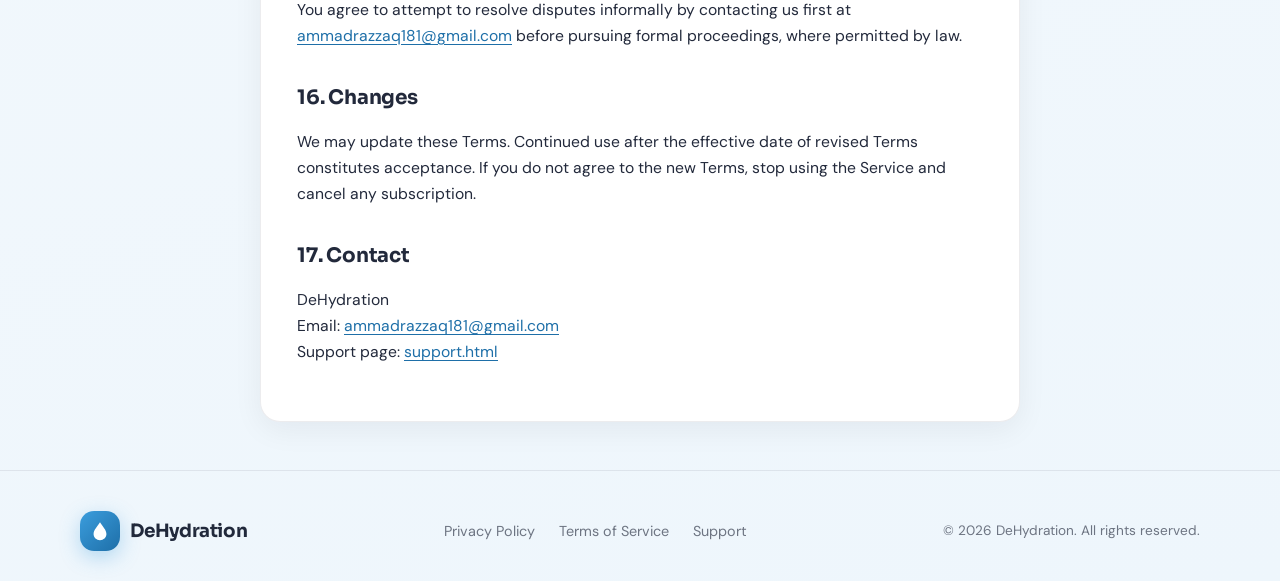
<file: terms.html>
<!DOCTYPE html>
<html lang="en">
<head>
  <meta charset="UTF-8">
  <meta name="viewport" content="width=device-width, initial-scale=1">
  <meta name="description" content="Terms of Service for DeHydration — rules for using our hydration tracker app.">
  <title>Terms of Service — DeHydration</title>
  <link rel="preconnect" href="https://fonts.googleapis.com">
  <link rel="preconnect" href="https://fonts.gstatic.com" crossorigin>
  <link href="https://fonts.googleapis.com/css2?family=DM+Sans:ital,opsz,wght@0,9..40,400;0,9..40,500;0,9..40,600;0,9..40,700&family=Sora:wght@600;700&display=swap" rel="stylesheet">
  <link rel="stylesheet" href="css/site.css">
  <link rel="icon" href="data:image/svg+xml,%3Csvg xmlns='http://www.w3.org/2000/svg' viewBox='0 0 32 32'%3E%3Crect width='32' height='32' rx='8' fill='%231e6fa8'/%3E%3Cpath fill='white' d='M16 6c-2 4-6 8-6 13a6 6 0 0 0 12 0c0-5-4-9-6-13z'/%3E%3C/svg%3E">
</head>
<body>
  <header class="site-nav">
    <div class="wrap site-nav__inner">
      <a class="brand" href="index.html">
        <span class="brand__mark" aria-hidden="true">
          <svg viewBox="0 0 24 24" xmlns="http://www.w3.org/2000/svg"><path d="M12 2.5C9.2 7.2 5 10.8 5 15.2 5 19 8.1 22 12 22s7-3 7-6.8C19 10.8 14.8 7.2 12 2.5z"/></svg>
        </span>
        DeHydration
      </a>
      <button class="nav-toggle" type="button" aria-label="Open menu" aria-expanded="false" data-nav-toggle>☰</button>
      <ul class="nav-links" data-nav-menu>
        <li><a href="index.html">Home</a></li>
        <li><a href="support.html">Support</a></li>
        <li><a href="privacy.html">Privacy</a></li>
        <li><a href="terms.html" aria-current="page">Terms</a></li>
      </ul>
    </div>
  </header>

  <main>
    <header class="page-header wrap--legal">
      <h1>Terms of Service</h1>
      <p class="meta">Last updated: May 20, 2026 · App: DeHydration (com.ammad.hydration.water)</p>
    </header>

    <article class="legal-card wrap--legal">
      <nav class="toc" aria-label="Table of contents">
        <strong>On this page</strong>
        <ol>
          <li><a href="#agreement">Agreement</a></li>
          <li><a href="#service">The service</a></li>
          <li><a href="#eligibility">Eligibility</a></li>
          <li><a href="#license">License</a></li>
          <li><a href="#subscriptions">Subscriptions</a></li>
          <li><a href="#health">Health disclaimer</a></li>
          <li><a href="#conduct">Acceptable use</a></li>
          <li><a href="#ip">Intellectual property</a></li>
          <li><a href="#third-party">Third-party services</a></li>
          <li><a href="#disclaimer">Disclaimers</a></li>
          <li><a href="#liability">Limitation of liability</a></li>
          <li><a href="#indemnity">Indemnification</a></li>
          <li><a href="#termination">Termination</a></li>
          <li><a href="#governing">Governing law</a></li>
          <li><a href="#contact">Contact</a></li>
        </ol>
      </nav>

      <h2 id="agreement">1. Agreement</h2>
      <p>
        By using DeHydration, you agree to these Terms of Service ("Terms") and our <a href="privacy.html">Privacy Policy</a>. These Terms apply to the DeHydration mobile application and related services (collectively, the "Service").
      </p>
      <p>If you do not agree, do not use the Service.</p>

      <h2 id="service">2. The service</h2>
      <p>
        DeHydration helps you track fluid intake, set hydration goals, view statistics, optionally display step data from Apple Health, and access premium features through an optional subscription ("DeHydration Pro").
      </p>
      <p>
        We may update, modify, or discontinue features at any time. We will use reasonable efforts to avoid removing core functionality you have paid for during an active subscription period without a suitable alternative.
      </p>

      <h2 id="eligibility">3. Eligibility</h2>
      <p>
        You must be at least 13 years old (or the age required in your jurisdiction) to use the Service. If you are under 18, you represent that you have permission from a parent or legal guardian.
      </p>

      <h2 id="license">4. License</h2>
      <p>
        Subject to these Terms, we grant you a limited, non-exclusive, non-transferable, revocable license to install and use the App on Apple-branded devices you own or control, as permitted by the Apple Media Services Terms and App Store rules.
      </p>
      <p>You may not:</p>
      <ul>
        <li>Copy, modify, or create derivative works of the App except as allowed by law</li>
        <li>Reverse engineer, decompile, or attempt to extract source code except where prohibited by law</li>
        <li>Resell, sublicense, or commercially exploit the Service without our written consent</li>
        <li>Use the Service for unlawful, harmful, or abusive purposes</li>
      </ul>

      <h2 id="subscriptions">5. Subscriptions & purchases</h2>
      <h3>5.1 DeHydration Pro</h3>
      <p>
        Certain features require a paid auto-renewable subscription sold through Apple's App Store (product ID: <code>weekly_premium</code>). Pricing is shown in the App before purchase and may vary by region and currency.
      </p>
      <h3>5.2 Free trial</h3>
      <p>
        Eligible users may receive a <strong>3-day free trial</strong>. If you do not cancel at least 24 hours before the trial ends, your subscription automatically converts to a paid weekly plan and Apple charges your Apple ID account.
      </p>
      <h3>5.3 Billing & renewal</h3>
      <p>
        Payment is charged to your Apple ID. Subscriptions renew automatically unless you turn off auto-renew at least 24 hours before the end of the current period in <strong>Settings → [your name] → Subscriptions</strong>.
      </p>
      <h3>5.4 Restore purchases</h3>
      <p>
        You may restore prior purchases using the "Restore" option in the App, subject to Apple's policies and your purchase history.
      </p>
      <h3>5.5 Refunds</h3>
      <p>
        Refund requests are handled by Apple, not the developer. See <a href="https://reportaproblem.apple.com" rel="noopener">reportaproblem.apple.com</a> or Apple's support documentation.
      </p>
      <h3>5.6 Apple terms</h3>
      <p>
        In addition to these Terms, your use of in-app purchases is subject to Apple's Licensed Application End User License Agreement (EULA) and App Store terms. Apple is not a party to these Terms except as described in Section 10 below.
      </p>

      <h2 id="health">6. Health & medical disclaimer</h2>
      <p>
        <strong>DeHydration is not a medical device and does not provide medical advice.</strong> Hydration goals and statistics are for general wellness and informational purposes only. They are not a substitute for professional medical advice, diagnosis, or treatment.
      </p>
      <p>
        Always consult a qualified healthcare provider about your fluid needs, especially if you are pregnant, nursing, managing a medical condition, or taking medications affected by fluid intake. Never disregard professional medical advice because of something you read in the App.
      </p>
      <p>
        In an emergency, contact local emergency services immediately.
      </p>

      <h2 id="conduct">7. Acceptable use</h2>
      <p>You agree not to misuse the Service, including by:</p>
      <ul>
        <li>Interfering with or disrupting the App or its servers</li>
        <li>Attempting unauthorized access to our systems or other users' data</li>
        <li>Uploading malware or harmful code</li>
        <li>Using the Service in violation of applicable laws</li>
      </ul>

      <h2 id="ip">8. Intellectual property</h2>
      <p>
        The App, including its design, graphics, text, logos, and software, is owned by the developer or its licensors and protected by intellectual property laws. Except for the limited license in Section 4, no rights are granted to you.
      </p>

      <h2 id="third-party">9. Third-party services</h2>
      <p>
        The Service integrates with Apple services (App Store, HealthKit, etc.). Your use of those services is governed by Apple's terms and privacy policies. We are not responsible for third-party services we do not control.
      </p>

      <h2 id="disclaimer">10. Disclaimers</h2>
      <p>
        THE SERVICE IS PROVIDED "AS IS" AND "AS AVAILABLE" WITHOUT WARRANTIES OF ANY KIND, WHETHER EXPRESS OR IMPLIED, INCLUDING IMPLIED WARRANTIES OF MERCHANTABILITY, FITNESS FOR A PARTICULAR PURPOSE, AND NON-INFRINGEMENT.
      </p>
      <p>
        We do not warrant that the Service will be uninterrupted, error-free, or completely secure.
      </p>

      <h2 id="liability">11. Limitation of liability</h2>
      <p>
        TO THE MAXIMUM EXTENT PERMITTED BY LAW, THE DEVELOPER OF DEHYDRATION WILL NOT BE LIABLE FOR ANY INDIRECT, INCIDENTAL, SPECIAL, CONSEQUENTIAL, OR PUNITIVE DAMAGES, OR ANY LOSS OF PROFITS, DATA, OR GOODWILL, ARISING FROM YOUR USE OF THE SERVICE.
      </p>
      <p>
        OUR TOTAL LIABILITY FOR ANY CLAIM ARISING OUT OF THESE TERMS OR THE SERVICE WILL NOT EXCEED THE GREATER OF (A) THE AMOUNT YOU PAID US FOR THE SERVICE IN THE TWELVE (12) MONTHS BEFORE THE CLAIM, OR (B) FIFTY US DOLLARS (USD $50).
      </p>
      <p>
        Some jurisdictions do not allow certain limitations; in those cases, our liability is limited to the fullest extent permitted by law.
      </p>

      <h2 id="indemnity">12. Indemnification</h2>
      <p>
        You agree to indemnify and hold harmless the developer from claims, damages, losses, and expenses (including reasonable legal fees) arising from your misuse of the Service or violation of these Terms.
      </p>

      <h2 id="termination">13. Termination</h2>
      <p>
        You may stop using the Service at any time by deleting the App. We may suspend or terminate access if you materially breach these Terms. Sections that by nature should survive (including disclaimers, limitations of liability, and governing law) will survive termination.
      </p>

      <h2 id="apple">14. Apple-specific terms</h2>
      <p>
        These Terms are between you and the developer of DeHydration, not Apple. Apple has no obligation to furnish maintenance or support for the App. Apple is a third-party beneficiary of these Terms and may enforce them against you as a beneficiary.
      </p>
      <p>
        To the extent any term conflicts with Apple's required EULA terms for licensed applications, Apple's terms prevail for those conflicting provisions.
      </p>

      <h2 id="governing">15. Governing law & disputes</h2>
      <p>
        These Terms are governed by applicable law in your jurisdiction, except where mandatory consumer protection laws require otherwise.
      </p>
      <p>
        You agree to attempt to resolve disputes informally by contacting us first at <a href="mailto:ammadrazzaq181@gmail.com">ammadrazzaq181@gmail.com</a> before pursuing formal proceedings, where permitted by law.
      </p>

      <h2 id="changes">16. Changes</h2>
      <p>
        We may update these Terms. Continued use after the effective date of revised Terms constitutes acceptance. If you do not agree to the new Terms, stop using the Service and cancel any subscription.
      </p>

      <h2 id="contact">17. Contact</h2>
      <p>
        DeHydration<br>
        Email: <a href="mailto:ammadrazzaq181@gmail.com">ammadrazzaq181@gmail.com</a><br>
        Support page: <a href="support.html">support.html</a>
      </p>
    </article>
  </main>

  <footer class="site-footer">
    <div class="wrap site-footer__inner">
      <a class="brand" href="index.html">
        <span class="brand__mark" aria-hidden="true">
          <svg viewBox="0 0 24 24" xmlns="http://www.w3.org/2000/svg"><path d="M12 2.5C9.2 7.2 5 10.8 5 15.2 5 19 8.1 22 12 22s7-3 7-6.8C19 10.8 14.8 7.2 12 2.5z"/></svg>
        </span>
        DeHydration
      </a>
      <ul class="footer-links">
        <li><a href="privacy.html">Privacy Policy</a></li>
        <li><a href="terms.html">Terms of Service</a></li>
        <li><a href="support.html">Support</a></li>
      </ul>
      <small>© <span id="year"></span> DeHydration. All rights reserved.</small>
    </div>
  </footer>
  <script>
    document.getElementById('year').textContent = new Date().getFullYear();
    const toggle = document.querySelector('[data-nav-toggle]');
    const menu = document.querySelector('[data-nav-menu]');
    toggle?.addEventListener('click', () => {
      const open = menu.classList.toggle('is-open');
      toggle.setAttribute('aria-expanded', open);
    });
  </script>
</body>
</html>
</file>
<file: css/site.css>
/* DeHydration — GitHub Pages shared styles */

:root {
  --accent: #fa9e42;
  --accent-deep: #f57a38;
  --accent-glow: rgba(250, 158, 66, 0.35);
  --bg-top: #fcfcf7;
  --bg-bottom: #f7fafc;
  --surface: rgba(255, 255, 255, 0.82);
  --surface-solid: #ffffff;
  --stroke: rgba(15, 23, 42, 0.08);
  --text: rgba(15, 23, 42, 0.92);
  --text-muted: rgba(15, 23, 42, 0.58);
  --water: #3b9ddd;
  --water-deep: #1e6fa8;
  --radius: 20px;
  --radius-sm: 12px;
  --shadow: 0 24px 60px rgba(15, 23, 42, 0.08);
  --shadow-soft: 0 8px 30px rgba(15, 23, 42, 0.06);
  --max: 1120px;
  --legal-max: 760px;
  --font-display: "Sora", system-ui, sans-serif;
  --font-body: "DM Sans", system-ui, sans-serif;
}

*,
*::before,
*::after {
  box-sizing: border-box;
}

html {
  scroll-behavior: smooth;
}

body {
  margin: 0;
  min-height: 100vh;
  font-family: var(--font-body);
  font-size: 1.05rem;
  line-height: 1.65;
  color: var(--text);
  background: linear-gradient(165deg, var(--bg-top) 0%, var(--bg-bottom) 45%, #eef6fc 100%);
  -webkit-font-smoothing: antialiased;
}

body::before {
  content: "";
  position: fixed;
  inset: 0;
  pointer-events: none;
  background:
    radial-gradient(ellipse 80% 50% at 50% -10%, var(--accent-glow), transparent 55%),
    radial-gradient(ellipse 60% 40% at 100% 20%, rgba(59, 157, 221, 0.12), transparent 50%),
    radial-gradient(ellipse 50% 35% at 0% 80%, rgba(59, 157, 221, 0.08), transparent 45%);
  z-index: -1;
}

a {
  color: var(--water-deep);
  text-decoration-thickness: 1px;
  text-underline-offset: 3px;
}

a:hover {
  color: var(--accent-deep);
}

img {
  max-width: 100%;
  height: auto;
}

/* ——— Layout ——— */

.wrap {
  width: min(var(--max), calc(100% - 2rem));
  margin-inline: auto;
}

.wrap--legal {
  width: min(var(--legal-max), calc(100% - 2rem));
  margin-inline: auto;
}

/* ——— Nav ——— */

.site-nav {
  position: sticky;
  top: 0;
  z-index: 100;
  padding: 0.85rem 0;
  backdrop-filter: blur(18px) saturate(1.4);
  -webkit-backdrop-filter: blur(18px) saturate(1.4);
  background: rgba(252, 252, 247, 0.72);
  border-bottom: 1px solid var(--stroke);
}

.site-nav__inner {
  display: flex;
  align-items: center;
  justify-content: space-between;
  gap: 1rem;
}

.brand {
  display: inline-flex;
  align-items: center;
  gap: 0.65rem;
  text-decoration: none;
  color: var(--text);
  font-family: var(--font-display);
  font-weight: 700;
  font-size: 1.15rem;
  letter-spacing: -0.02em;
}

.brand:hover {
  color: var(--text);
}

.brand__mark {
  width: 40px;
  height: 40px;
  border-radius: 14px;
  background: linear-gradient(135deg, var(--water) 0%, var(--water-deep) 100%);
  display: grid;
  place-items: center;
  box-shadow: 0 6px 20px rgba(59, 157, 221, 0.35);
  flex-shrink: 0;
}

.brand__mark svg {
  width: 22px;
  height: 22px;
  fill: white;
}

.nav-links {
  display: flex;
  align-items: center;
  gap: 0.35rem;
  list-style: none;
  margin: 0;
  padding: 0;
}

.nav-links a {
  text-decoration: none;
  color: var(--text-muted);
  font-size: 0.92rem;
  font-weight: 500;
  padding: 0.45rem 0.85rem;
  border-radius: 999px;
  transition: background 0.2s, color 0.2s;
}

.nav-links a:hover,
.nav-links a[aria-current="page"] {
  color: var(--text);
  background: rgba(255, 255, 255, 0.85);
}

.nav-toggle {
  display: none;
  background: var(--surface-solid);
  border: 1px solid var(--stroke);
  border-radius: 10px;
  padding: 0.5rem 0.65rem;
  cursor: pointer;
}

/* ——— Hero (marketing) ——— */

.hero {
  padding: 4.5rem 0 3rem;
}

.hero__grid {
  display: grid;
  grid-template-columns: 1.05fr 0.95fr;
  gap: 3rem;
  align-items: center;
}

.hero__eyebrow {
  display: inline-flex;
  align-items: center;
  gap: 0.5rem;
  font-size: 0.8rem;
  font-weight: 600;
  letter-spacing: 0.12em;
  text-transform: uppercase;
  color: var(--accent-deep);
  background: rgba(250, 158, 66, 0.12);
  border: 1px solid rgba(250, 158, 66, 0.25);
  padding: 0.35rem 0.85rem;
  border-radius: 999px;
  margin-bottom: 1.25rem;
}

.hero h1 {
  font-family: var(--font-display);
  font-size: clamp(2.4rem, 5vw, 3.5rem);
  line-height: 1.08;
  letter-spacing: -0.03em;
  margin: 0 0 1.25rem;
}

.hero h1 span {
  background: linear-gradient(120deg, var(--water-deep), var(--water));
  -webkit-background-clip: text;
  background-clip: text;
  color: transparent;
}

.hero__lead {
  font-size: 1.15rem;
  color: var(--text-muted);
  max-width: 34ch;
  margin: 0 0 2rem;
}

.hero__cta {
  display: flex;
  flex-wrap: wrap;
  gap: 0.85rem;
  align-items: center;
}

.btn {
  display: inline-flex;
  align-items: center;
  justify-content: center;
  gap: 0.5rem;
  padding: 0.9rem 1.5rem;
  border-radius: 999px;
  font-weight: 600;
  font-size: 0.98rem;
  text-decoration: none;
  border: none;
  cursor: pointer;
  transition: transform 0.2s, box-shadow 0.2s;
}

.btn--primary {
  background: linear-gradient(135deg, var(--accent), var(--accent-deep));
  color: white;
  box-shadow: 0 12px 32px var(--accent-glow);
}

.btn--primary:hover {
  color: white;
  transform: translateY(-2px);
  box-shadow: 0 16px 40px var(--accent-glow);
}

.btn--ghost {
  background: var(--surface-solid);
  color: var(--text);
  border: 1px solid var(--stroke);
  box-shadow: var(--shadow-soft);
}

.btn--ghost:hover {
  color: var(--text);
  transform: translateY(-1px);
}

.phone-mock {
  position: relative;
  justify-self: center;
  width: min(320px, 100%);
}

.phone-mock__frame {
  border-radius: 36px;
  padding: 12px;
  background: linear-gradient(160deg, #1a1a2e 0%, #0f172a 100%);
  box-shadow: var(--shadow), 0 0 0 1px rgba(255, 255, 255, 0.08) inset;
}

.phone-mock__screen {
  border-radius: 28px;
  overflow: hidden;
  aspect-ratio: 9 / 19.5;
  background: linear-gradient(180deg, #fcfcf7 0%, #e8f4fc 100%);
  padding: 1.5rem 1.25rem;
  display: flex;
  flex-direction: column;
  gap: 1rem;
}

.mock-ring {
  width: 140px;
  height: 140px;
  margin: 0.5rem auto 0;
  border-radius: 50%;
  background: conic-gradient(var(--water) 0deg 220deg, rgba(59, 157, 221, 0.15) 220deg);
  display: grid;
  place-items: center;
  position: relative;
}

.mock-ring::after {
  content: "";
  width: 108px;
  height: 108px;
  border-radius: 50%;
  background: var(--surface-solid);
  box-shadow: var(--shadow-soft);
}

.mock-stat {
  background: var(--surface);
  border: 1px solid var(--stroke);
  border-radius: var(--radius-sm);
  padding: 0.75rem 1rem;
  backdrop-filter: blur(8px);
}

.mock-stat strong {
  display: block;
  font-family: var(--font-display);
  font-size: 1.1rem;
}

.mock-stat span {
  font-size: 0.8rem;
  color: var(--text-muted);
}

/* ——— Sections ——— */

.section {
  padding: 4rem 0;
}

.section__title {
  font-family: var(--font-display);
  font-size: clamp(1.75rem, 3vw, 2.25rem);
  letter-spacing: -0.02em;
  text-align: center;
  margin: 0 0 0.5rem;
}

.section__subtitle {
  text-align: center;
  color: var(--text-muted);
  max-width: 48ch;
  margin: 0 auto 2.5rem;
}

.features {
  display: grid;
  grid-template-columns: repeat(auto-fit, minmax(240px, 1fr));
  gap: 1.25rem;
}

.card {
  background: var(--surface);
  border: 1px solid var(--stroke);
  border-radius: var(--radius);
  padding: 1.5rem;
  backdrop-filter: blur(12px);
  box-shadow: var(--shadow-soft);
  transition: transform 0.25s, box-shadow 0.25s;
}

.card:hover {
  transform: translateY(-4px);
  box-shadow: var(--shadow);
}

.card__icon {
  width: 48px;
  height: 48px;
  border-radius: 14px;
  display: grid;
  place-items: center;
  font-size: 1.35rem;
  margin-bottom: 1rem;
  background: linear-gradient(135deg, rgba(59, 157, 221, 0.15), rgba(250, 158, 66, 0.12));
}

.card h3 {
  font-family: var(--font-display);
  font-size: 1.1rem;
  margin: 0 0 0.5rem;
}

.card p {
  margin: 0;
  font-size: 0.95rem;
  color: var(--text-muted);
}

.pricing-banner {
  text-align: center;
  padding: 2.5rem 2rem;
  border-radius: var(--radius);
  background: linear-gradient(135deg, rgba(30, 111, 168, 0.08), rgba(250, 158, 66, 0.1));
  border: 1px solid var(--stroke);
}

.pricing-banner h2 {
  font-family: var(--font-display);
  margin: 0 0 0.75rem;
}

.pricing-banner p {
  color: var(--text-muted);
  margin: 0 0 1.5rem;
}

/* ——— Legal pages ——— */

.page-header {
  padding: 3rem 0 1.5rem;
  text-align: center;
}

.page-header h1 {
  font-family: var(--font-display);
  font-size: clamp(2rem, 4vw, 2.75rem);
  letter-spacing: -0.02em;
  margin: 0 0 0.5rem;
}

.page-header .meta {
  color: var(--text-muted);
  font-size: 0.92rem;
}

.legal-card {
  background: var(--surface-solid);
  border: 1px solid var(--stroke);
  border-radius: var(--radius);
  padding: 2.5rem 2.25rem;
  box-shadow: var(--shadow-soft);
  margin-bottom: 3rem;
}

.legal-card h2 {
  font-family: var(--font-display);
  font-size: 1.25rem;
  margin: 2rem 0 0.75rem;
  letter-spacing: -0.01em;
}

.legal-card h2:first-child {
  margin-top: 0;
}

.legal-card h3 {
  font-size: 1.05rem;
  margin: 1.5rem 0 0.5rem;
}

.legal-card p,
.legal-card li {
  color: var(--text);
  font-size: 0.98rem;
}

.legal-card ul,
.legal-card ol {
  padding-left: 1.35rem;
}

.legal-card li {
  margin-bottom: 0.4rem;
}

.toc {
  background: rgba(59, 157, 221, 0.06);
  border: 1px solid rgba(59, 157, 221, 0.15);
  border-radius: var(--radius-sm);
  padding: 1.25rem 1.5rem;
  margin-bottom: 2rem;
}

.toc strong {
  display: block;
  font-family: var(--font-display);
  margin-bottom: 0.65rem;
}

.toc ol {
  margin: 0;
  padding-left: 1.25rem;
}

.toc a {
  text-decoration: none;
  font-size: 0.92rem;
}

.toc a:hover {
  text-decoration: underline;
}

/* ——— Support ——— */

.support-grid {
  display: grid;
  grid-template-columns: repeat(auto-fit, minmax(280px, 1fr));
  gap: 1.25rem;
  margin-bottom: 2rem;
}

.faq details {
  background: var(--surface-solid);
  border: 1px solid var(--stroke);
  border-radius: var(--radius-sm);
  padding: 1rem 1.25rem;
  margin-bottom: 0.75rem;
}

.faq summary {
  font-weight: 600;
  cursor: pointer;
  list-style: none;
}

.faq summary::-webkit-details-marker {
  display: none;
}

.faq details[open] summary {
  margin-bottom: 0.75rem;
  color: var(--water-deep);
}

.faq p {
  margin: 0;
  color: var(--text-muted);
  font-size: 0.95rem;
}

.contact-box {
  text-align: center;
  padding: 2rem;
  border-radius: var(--radius);
  background: var(--surface);
  border: 1px solid var(--stroke);
}

/* ——— Footer ——— */

.site-footer {
  padding: 2.5rem 0 2rem;
  border-top: 1px solid var(--stroke);
  margin-top: 2rem;
}

.site-footer__inner {
  display: flex;
  flex-wrap: wrap;
  justify-content: space-between;
  align-items: center;
  gap: 1.5rem;
}

.footer-links {
  display: flex;
  flex-wrap: wrap;
  gap: 1rem 1.5rem;
  list-style: none;
  margin: 0;
  padding: 0;
}

.footer-links a {
  text-decoration: none;
  font-size: 0.9rem;
  color: var(--text-muted);
}

.footer-links a:hover {
  color: var(--text);
}

.site-footer small {
  color: var(--text-muted);
  font-size: 0.85rem;
}

/* ——— Responsive ——— */

@media (max-width: 900px) {
  .hero__grid {
    grid-template-columns: 1fr;
    text-align: center;
  }

  .hero__lead {
    margin-inline: auto;
  }

  .hero__cta {
    justify-content: center;
  }

  .phone-mock {
    order: -1;
  }
}

@media (max-width: 720px) {
  .nav-toggle {
    display: block;
  }

  .nav-links {
    display: none;
    position: absolute;
    top: 100%;
    left: 0;
    right: 0;
    flex-direction: column;
    padding: 1rem;
    background: rgba(252, 252, 247, 0.96);
    border-bottom: 1px solid var(--stroke);
  }

  .nav-links.is-open {
    display: flex;
  }

  .site-nav__inner {
    position: relative;
  }

  .legal-card {
    padding: 1.75rem 1.25rem;
  }
}
</file>
